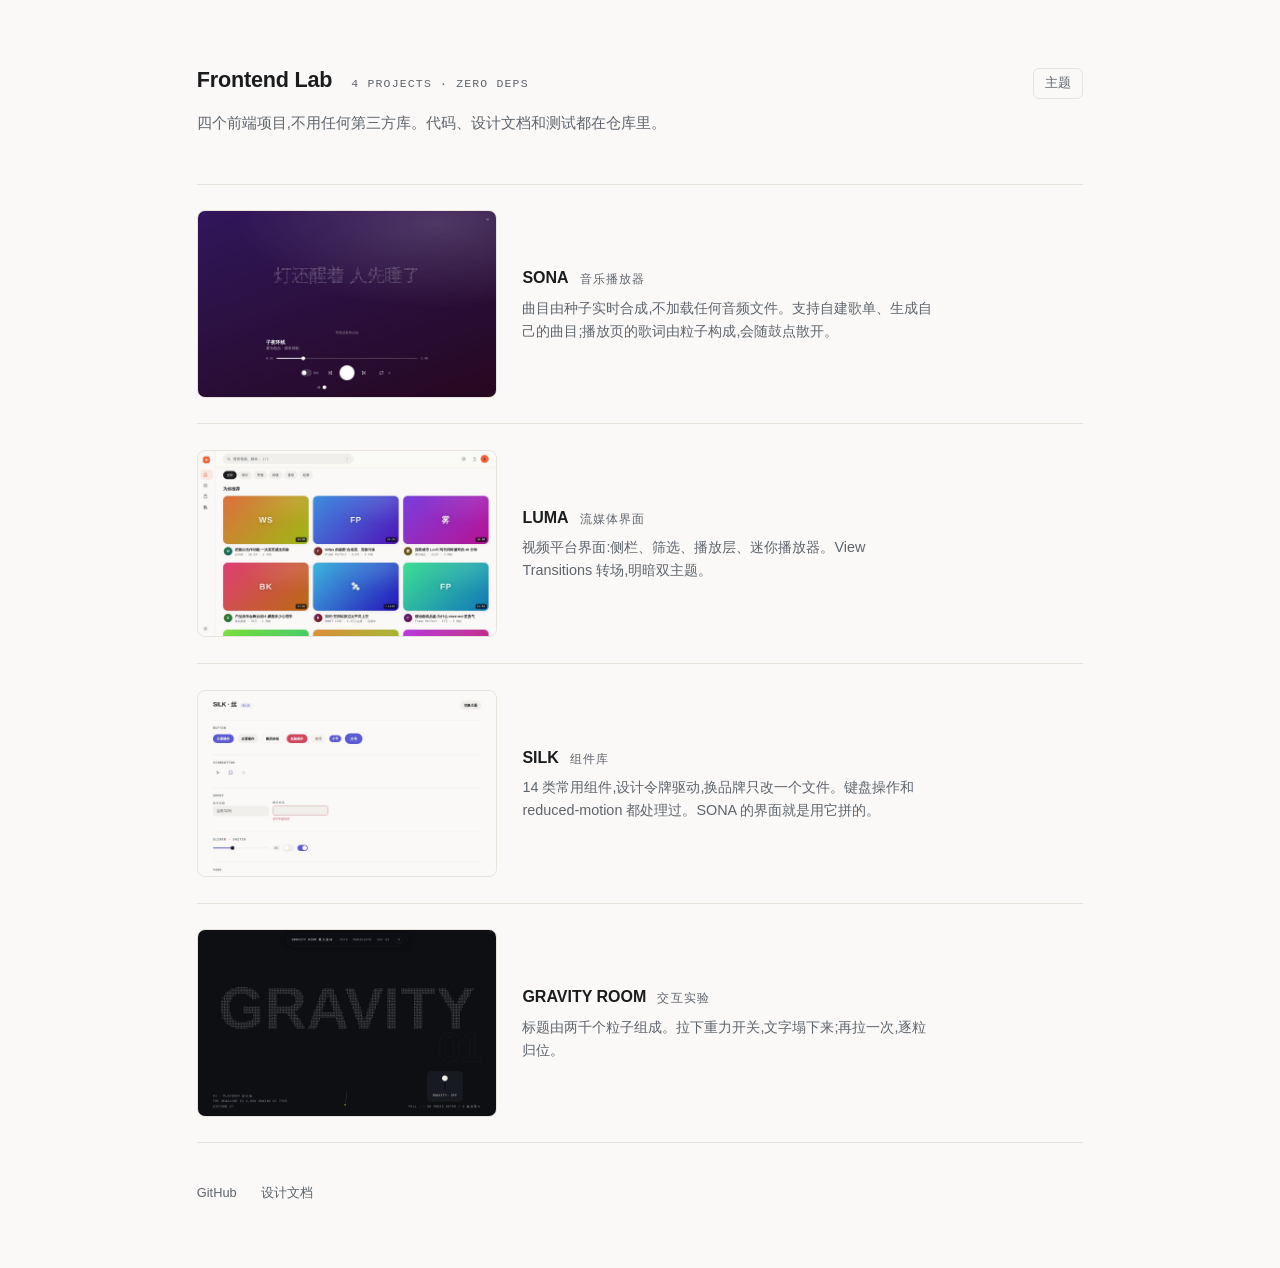
<file: index.html>
<!DOCTYPE html>
<html lang="zh-CN">
<head>
  <meta charset="UTF-8">
  <meta name="viewport" content="width=device-width, initial-scale=1.0">
  <meta name="color-scheme" content="light dark">
  <meta name="description" content="四个前端项目:粒子交互页、流媒体界面、UI 组件库、生成式音乐播放器。零依赖。">
  <title>Frontend Lab</title>
  <script>
    (() => { try { const t = localStorage.getItem('silk-theme'); if (t) document.documentElement.dataset.theme = t; } catch (_) {} })();
  </script>
  <link rel="stylesheet" href="silk/tokens.css">
  <style>
    * { box-sizing: border-box; margin: 0; }
    body {
      font-family: var(--silk-font);
      color: var(--silk-ink);
      background: var(--silk-bg);
      padding: clamp(2.5rem, 7vh, 5rem) clamp(1.25rem, 6vw, 5rem) 4rem;
      max-width: 1040px;
      margin-inline: auto;
      line-height: 1.6;
    }
    .mono { font-family: var(--silk-mono); font-size: 0.72rem; letter-spacing: 0.1em;
            text-transform: uppercase; color: var(--silk-muted); }
    header { display: flex; align-items: baseline; gap: 1.2rem; }
    h1 { font-size: 1.35rem; letter-spacing: -0.01em; font-weight: 650; }
    .theme-btn {
      margin-left: auto; font: 500 0.8rem var(--silk-font); color: var(--silk-muted);
      background: none; border: 1px solid var(--silk-hairline); border-radius: 6px;
      padding: 0.35rem 0.7rem; cursor: pointer;
    }
    .theme-btn:hover { color: var(--silk-ink); border-color: var(--silk-muted); }
    .intro { color: var(--silk-muted); max-width: 56ch; margin: 0.8rem 0 3rem; font-size: 0.95rem; }
    .list { display: flex; flex-direction: column; }
    a.proj {
      display: grid; grid-template-columns: 300px 1fr; gap: 1.6rem; align-items: center;
      padding: 1.6rem 0; border-top: 1px solid var(--silk-hairline);
      text-decoration: none; color: inherit;
    }
    a.proj:last-child { border-bottom: 1px solid var(--silk-hairline); }
    .shot {
      display: block; width: 100%; aspect-ratio: 16 / 10; object-fit: cover; object-position: top;
      border: 1px solid var(--silk-hairline); border-radius: 8px;
      background: var(--silk-surface-2);
    }
    a.proj:hover .shot { border-color: var(--silk-muted); }
    a.proj:hover h2 span { text-decoration: underline; text-underline-offset: 3px; }
    .meta h2 { font-size: 1rem; font-weight: 650; display: flex; align-items: baseline; gap: 0.7rem; }
    .meta h2 .mono { font-weight: 500; }
    .meta p { color: var(--silk-muted); font-size: 0.9rem; margin-top: 0.35rem; max-width: 52ch; }
    footer { margin-top: 2.5rem; display: flex; gap: 1.5rem; }
    footer a { color: var(--silk-muted); text-decoration: none; font-size: 0.8rem; }
    footer a:hover { color: var(--silk-ink); }
    @media (max-width: 720px) {
      a.proj { grid-template-columns: 1fr; gap: 0.9rem; }
    }
  </style>
</head>
<body>
  <header>
    <h1>Frontend Lab</h1>
    <span class="mono">4 projects · zero deps</span>
    <button class="theme-btn" id="themeBtn">主题</button>
  </header>
  <p class="intro">四个前端项目,不用任何第三方库。代码、设计文档和测试都在仓库里。</p>

  <div class="list">
    <a class="proj" href="sona/">
      <img class="shot" src="assets/cover-sona.jpg" alt="SONA 正在播放页,歌词由粒子组成" loading="lazy">
      <span class="meta">
        <h2><span>SONA</span><span class="mono">音乐播放器</span></h2>
        <p>曲目由种子实时合成,不加载任何音频文件。支持自建歌单、生成自己的曲目;播放页的歌词由粒子构成,会随鼓点散开。</p>
      </span>
    </a>
    <a class="proj" href="luma/">
      <img class="shot" src="assets/cover-luma.jpg" alt="LUMA 首页,视频卡片网格" loading="lazy">
      <span class="meta">
        <h2><span>LUMA</span><span class="mono">流媒体界面</span></h2>
        <p>视频平台界面:侧栏、筛选、播放层、迷你播放器。View Transitions 转场,明暗双主题。</p>
      </span>
    </a>
    <a class="proj" href="silk/demo.html">
      <img class="shot" src="assets/cover-silk.jpg" alt="SILK 组件库画廊" loading="lazy">
      <span class="meta">
        <h2><span>SILK</span><span class="mono">组件库</span></h2>
        <p>14 类常用组件,设计令牌驱动,换品牌只改一个文件。键盘操作和 reduced-motion 都处理过。SONA 的界面就是用它拼的。</p>
      </span>
    </a>
    <a class="proj" href="gravity-room/">
      <img class="shot" src="assets/cover-gravity.jpg" alt="GRAVITY ROOM 粒子标题" loading="lazy">
      <span class="meta">
        <h2><span>GRAVITY ROOM</span><span class="mono">交互实验</span></h2>
        <p>标题由两千个粒子组成。拉下重力开关,文字塌下来;再拉一次,逐粒归位。</p>
      </span>
    </a>
  </div>

  <footer>
    <a href="https://github.com/ccmax-cloud/agent">GitHub</a>
    <a href="sona/DESIGN.md">设计文档</a>
  </footer>

  <script>
    document.getElementById('themeBtn').addEventListener('click', () => {
      const root = document.documentElement;
      const dark = root.dataset.theme
        ? root.dataset.theme === 'dark'
        : matchMedia('(prefers-color-scheme: dark)').matches;
      root.dataset.theme = dark ? 'light' : 'dark';
      try { localStorage.setItem('silk-theme', root.dataset.theme); } catch (_) {}
    });
  </script>
</body>
</html>
</file>
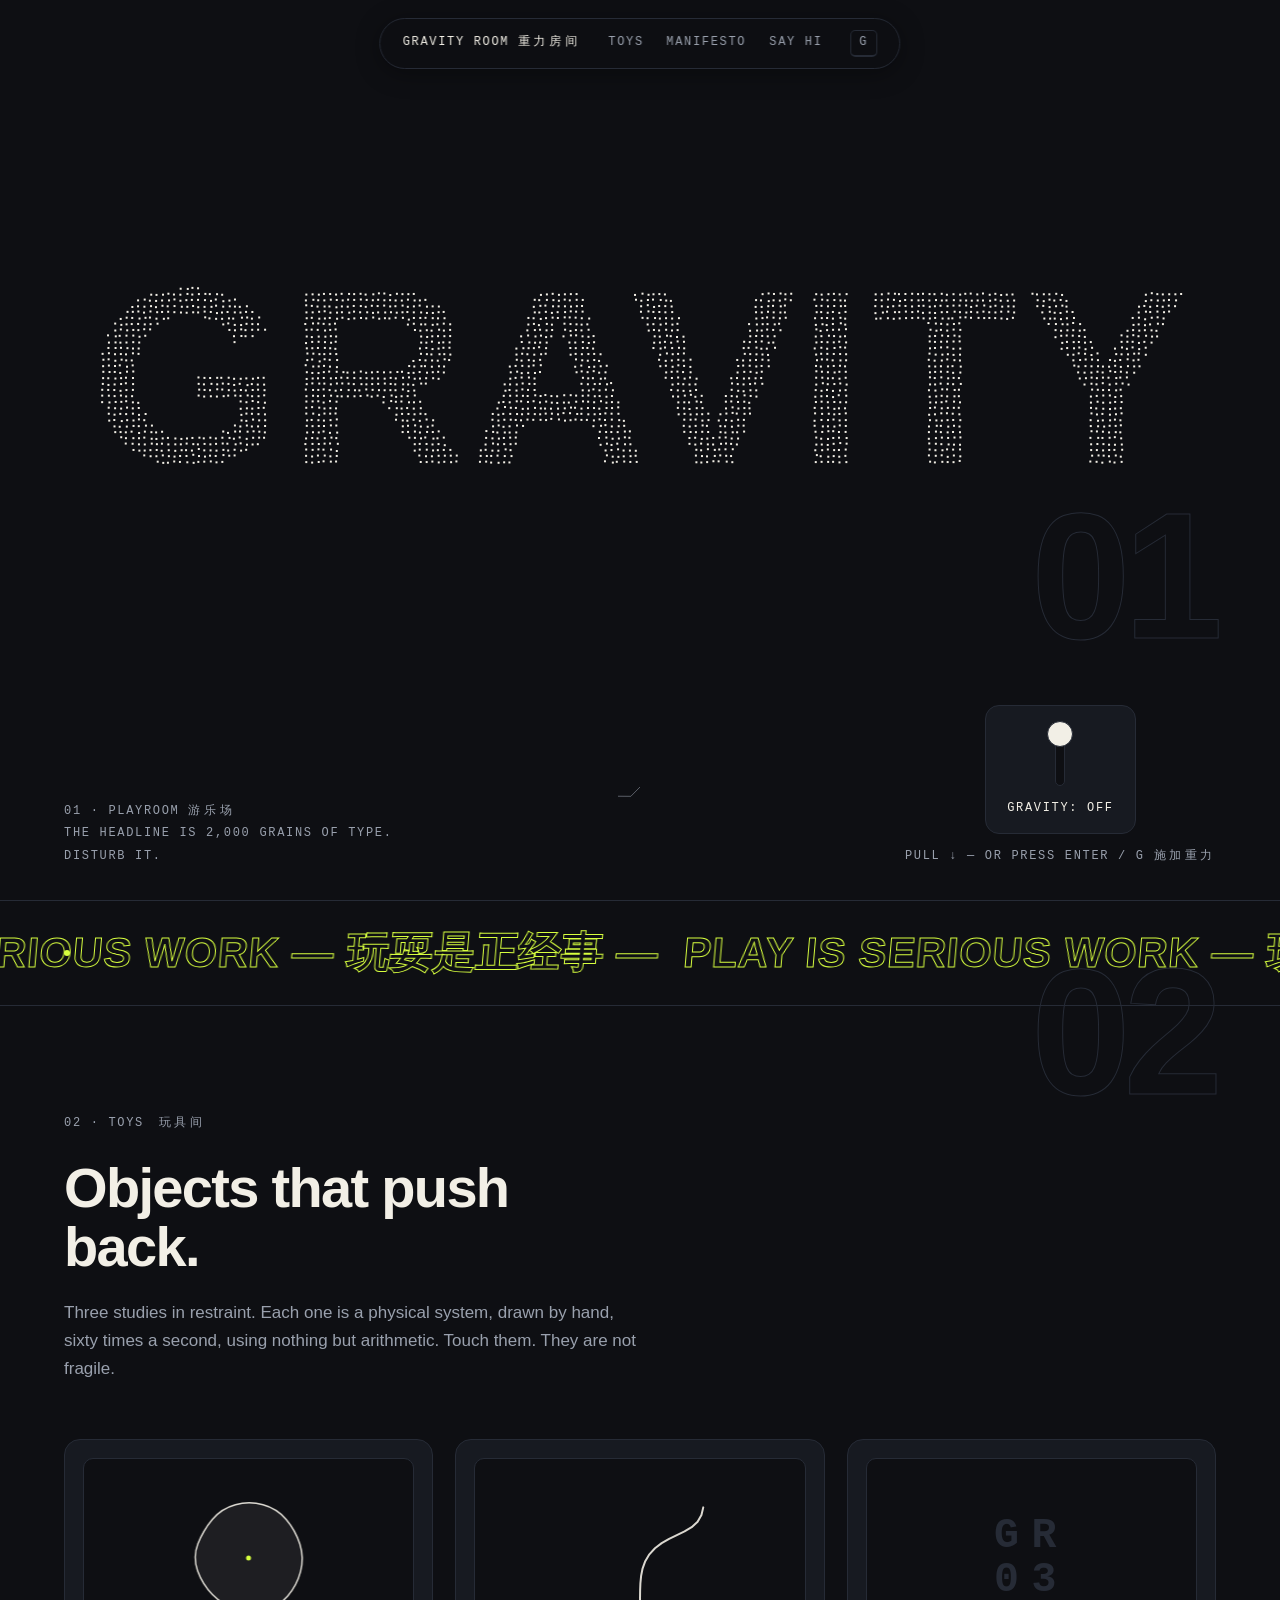
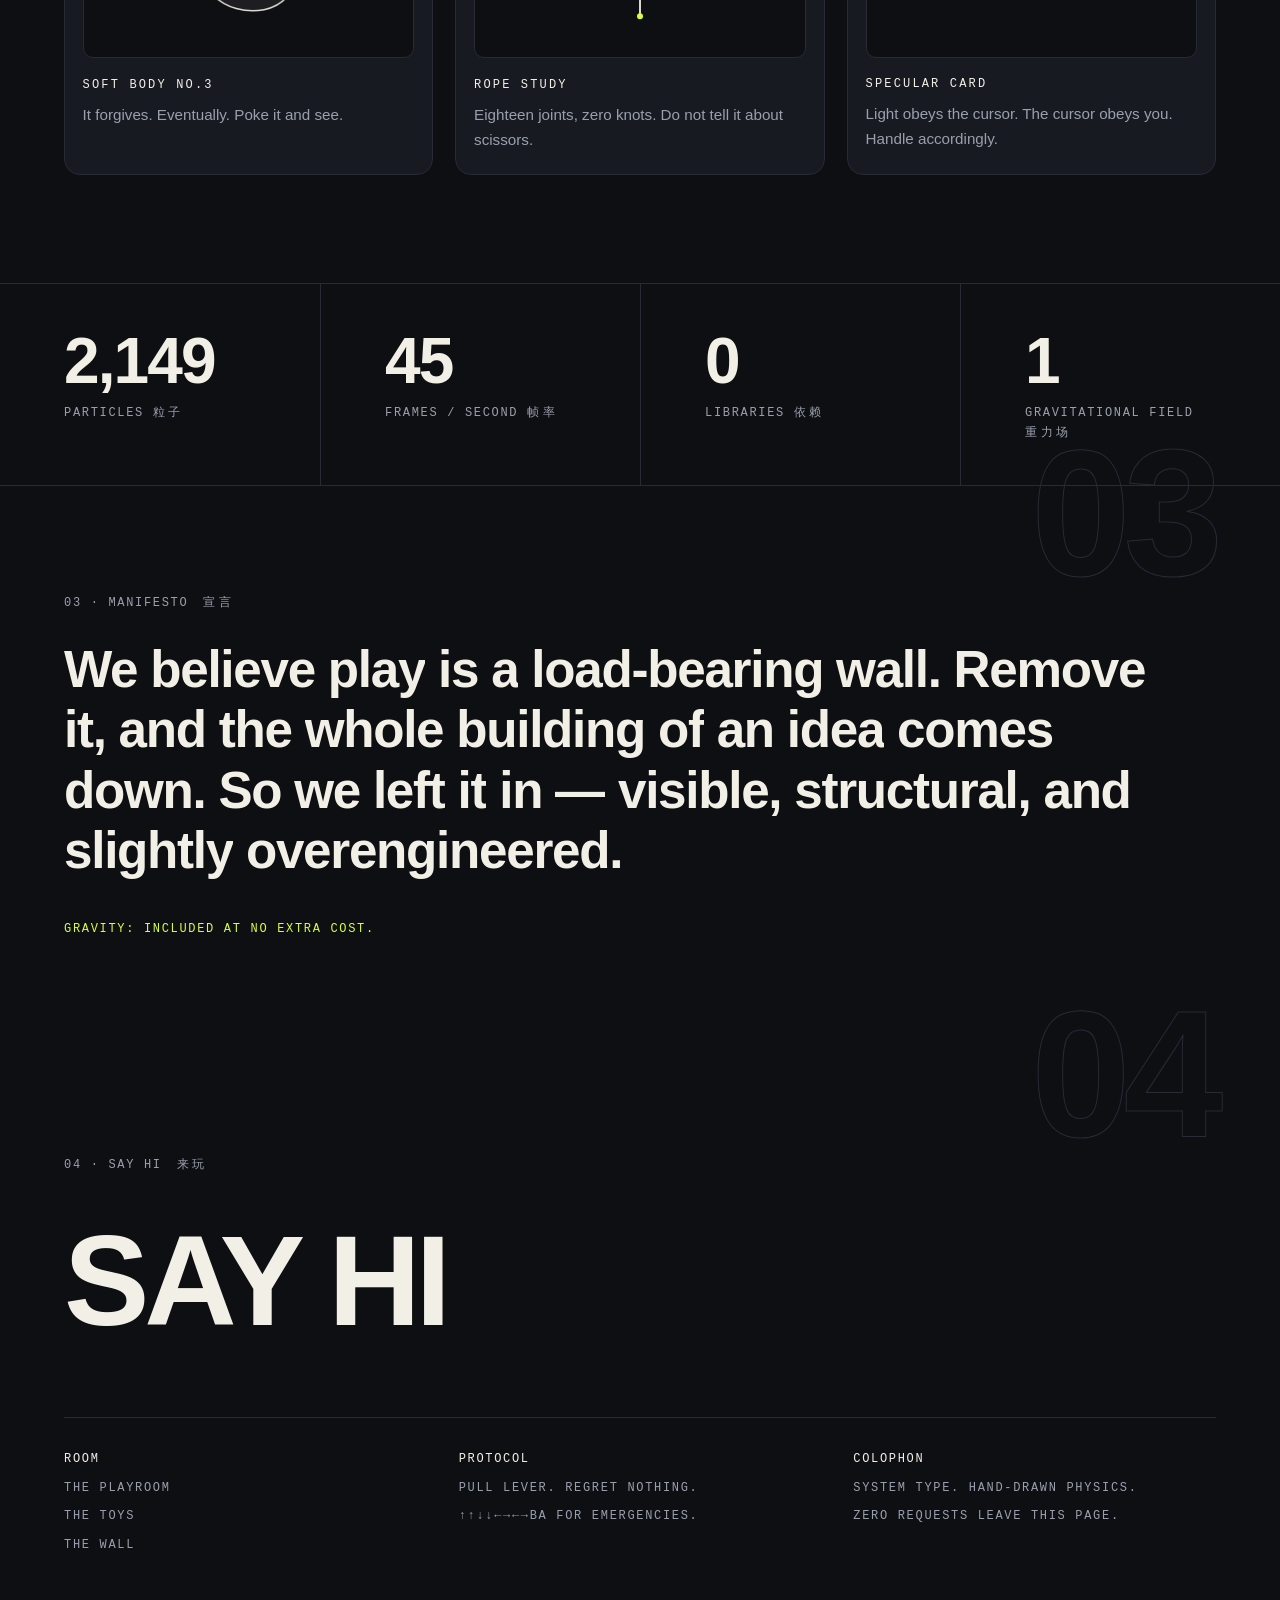
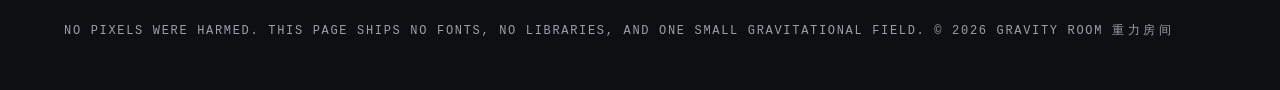
<file: gravity-room/index.html>
<!DOCTYPE html>
<html lang="en">
<head>
  <meta charset="UTF-8">
  <meta name="viewport" content="width=device-width, initial-scale=1.0">
  <meta name="color-scheme" content="dark">
  <meta name="description" content="GRAVITY ROOM — a physics-driven playroom for serious type. No fonts, no libraries, one small gravitational field.">
  <title>GRAVITY ROOM — 重力房间</title>
  <link rel="icon" href="data:image/svg+xml,%3Csvg xmlns='http://www.w3.org/2000/svg' viewBox='0 0 32 32'%3E%3Crect width='32' height='32' rx='7' fill='%230E0F13'/%3E%3Ccircle cx='16' cy='19' r='6' fill='%23D7FF3E'/%3E%3C/svg%3E">
  <script>document.documentElement.classList.add('js')</script>
  <link rel="stylesheet" href="styles.css">
</head>
<body>

  <!-- Boot curtain -->
  <div class="boot" aria-hidden="true">
    <div class="boot-panel boot-top"></div>
    <div class="boot-panel boot-bottom"></div>
    <p class="boot-counter mono" id="bootCounter">000</p>
  </div>

  <!-- Custom cursor (fine pointers only) -->
  <div class="cursor-dot" id="cursorDot" aria-hidden="true"></div>
  <div class="cursor-ring" id="cursorRing" aria-hidden="true"></div>

  <!-- Nav -->
  <nav class="nav" aria-label="Main">
    <a class="nav-brand mono" href="#top">GRAVITY&nbsp;ROOM&nbsp;<span class="zh" lang="zh">重力房间</span></a>
    <div class="nav-links">
      <a class="mono" data-magnetic href="#toys">TOYS</a>
      <a class="mono" data-magnetic href="#manifesto">MANIFESTO</a>
      <a class="mono" data-magnetic href="#contact">SAY&nbsp;HI</a>
    </div>
    <button class="keycap mono" id="keycapG" type="button"
      aria-label="Toggle gravity. Keyboard shortcut: G" title="Toggle gravity (G)">G</button>
  </nav>

  <!-- 01 · Playroom (hero) -->
  <header class="hero" id="top">
    <span class="ghost-num" aria-hidden="true">01</span>
    <h1 class="hero-word" id="heroWord">GRAVITY</h1>
    <canvas class="hero-canvas" id="heroCanvas" aria-hidden="true"></canvas>

    <p class="hero-caption mono">
      01 · PLAYROOM <span class="zh" lang="zh">游乐场</span><br>
      <span class="dim">THE HEADLINE IS 2,000 GRAINS OF TYPE.<br>DISTURB IT.</span>
    </p>

    <div class="lever-wrap">
      <button class="lever" id="lever" aria-pressed="false" aria-describedby="leverHint">
        <span class="lever-track" aria-hidden="true"><span class="lever-knob"></span></span>
        <span class="lever-label mono" id="leverLabel">GRAVITY: OFF</span>
      </button>
      <p class="lever-hint mono" id="leverHint">PULL ↓ — OR PRESS ENTER / G <span class="zh" lang="zh">施加重力</span></p>
    </div>

    <div class="scroll-cue" aria-hidden="true">
      <canvas id="cueCanvas"></canvas>
    </div>
  </header>

  <!-- Marquee -->
  <div class="marquee" aria-hidden="true">
    <span class="marquee-dot"></span>
    <div class="marquee-clip">
      <div class="marquee-track" id="marqueeTrack">
        <span class="marquee-item">PLAY IS SERIOUS WORK&nbsp;—&nbsp;<span lang="zh">玩耍是正经事</span>&nbsp;—&nbsp;</span>
      </div>
    </div>
  </div>

  <!-- 02 · Toys -->
  <section class="section toys" id="toys">
    <span class="ghost-num" aria-hidden="true">02</span>
    <header class="section-head">
      <p class="kicker mono">02 · TOYS <span class="zh" lang="zh">玩具间</span></p>
      <h2 class="reveal">Objects that push back.</h2>
      <p class="lede reveal">Three studies in restraint. Each one is a physical system, drawn by hand,
        sixty times a second, using nothing but arithmetic. Touch them. They are not fragile.</p>
    </header>

    <div class="card-grid">
      <article class="card reveal" data-toy="blob">
        <div class="card-stage"><canvas id="blobCanvas" aria-hidden="true"></canvas></div>
        <h3 class="mono">SOFT BODY NO.3</h3>
        <p>It forgives. Eventually. Poke it and see.</p>
      </article>

      <article class="card reveal" data-toy="rope">
        <div class="card-stage"><canvas id="ropeCanvas" aria-hidden="true"></canvas></div>
        <h3 class="mono">ROPE STUDY</h3>
        <p>Eighteen joints, zero knots. Do not tell it about scissors.</p>
      </article>

      <article class="card reveal tilt-card" id="tiltCard" data-toy="tilt">
        <div class="card-stage tilt-stage">
          <div class="tilt-mark mono" aria-hidden="true">GR<br>03</div>
        </div>
        <h3 class="mono">SPECULAR CARD</h3>
        <p>Light obeys the cursor. The cursor obeys you. Handle accordingly.</p>
      </article>
    </div>
  </section>

  <!-- Studio in numbers -->
  <section class="stats" aria-label="Studio in numbers">
    <div class="stat reveal">
      <span class="stat-num" id="statParticles" data-count="2000">2,000</span>
      <span class="stat-label mono">PARTICLES <span class="zh" lang="zh">粒子</span></span>
    </div>
    <div class="stat reveal">
      <span class="stat-num" id="statFps" data-count="60">60</span>
      <span class="stat-label mono">FRAMES / SECOND <span class="zh" lang="zh">帧率</span></span>
    </div>
    <div class="stat reveal">
      <span class="stat-num" data-count="0">0</span>
      <span class="stat-label mono">LIBRARIES <span class="zh" lang="zh">依赖</span></span>
    </div>
    <div class="stat reveal">
      <span class="stat-num" data-count="1">1</span>
      <span class="stat-label mono">GRAVITATIONAL FIELD <span class="zh" lang="zh">重力场</span></span>
    </div>
  </section>

  <!-- 03 · Manifesto -->
  <section class="section manifesto" id="manifesto">
    <span class="ghost-num" aria-hidden="true">03</span>
    <header class="section-head">
      <p class="kicker mono">03 · MANIFESTO <span class="zh" lang="zh">宣言</span></p>
    </header>
    <blockquote class="manifesto-quote">
      <p id="manifestoText">We believe play is a load-bearing wall. Remove it, and the whole
        building of an idea comes down. So we left it in — visible, structural,
        and slightly overengineered.</p>
    </blockquote>
    <p class="manifesto-note mono reveal">GRAVITY: INCLUDED AT NO EXTRA COST.</p>
  </section>

  <!-- 04 · Contact -->
  <footer class="section contact" id="contact">
    <span class="ghost-num" aria-hidden="true">04</span>
    <p class="kicker mono">04 · SAY HI <span class="zh" lang="zh">来玩</span></p>
    <a class="cta" data-magnetic href="mailto:hi@gravityroom.studio">SAY&nbsp;HI</a>
    <div class="footer-grid">
      <div class="footer-col">
        <p class="mono footer-h">ROOM</p>
        <a class="mono" href="#top">THE PLAYROOM</a>
        <a class="mono" href="#toys">THE TOYS</a>
        <a class="mono" href="#manifesto">THE WALL</a>
      </div>
      <div class="footer-col">
        <p class="mono footer-h">PROTOCOL</p>
        <p class="mono dim">PULL LEVER. REGRET NOTHING.</p>
        <p class="mono dim">↑↑↓↓←→←→BA FOR EMERGENCIES.</p>
      </div>
      <div class="footer-col">
        <p class="mono footer-h">COLOPHON</p>
        <p class="mono dim">SYSTEM TYPE. HAND-DRAWN PHYSICS.</p>
        <p class="mono dim">ZERO REQUESTS LEAVE THIS PAGE.</p>
      </div>
    </div>
    <p class="credit mono">No pixels were harmed. This page ships no fonts, no libraries,
      and one small gravitational field. © 2026 GRAVITY ROOM <span class="zh" lang="zh">重力房间</span></p>
  </footer>

  <div class="sr-only" role="status" aria-live="polite" id="liveRegion"></div>

  <script src="main.js"></script>
</body>
</html>
</file>
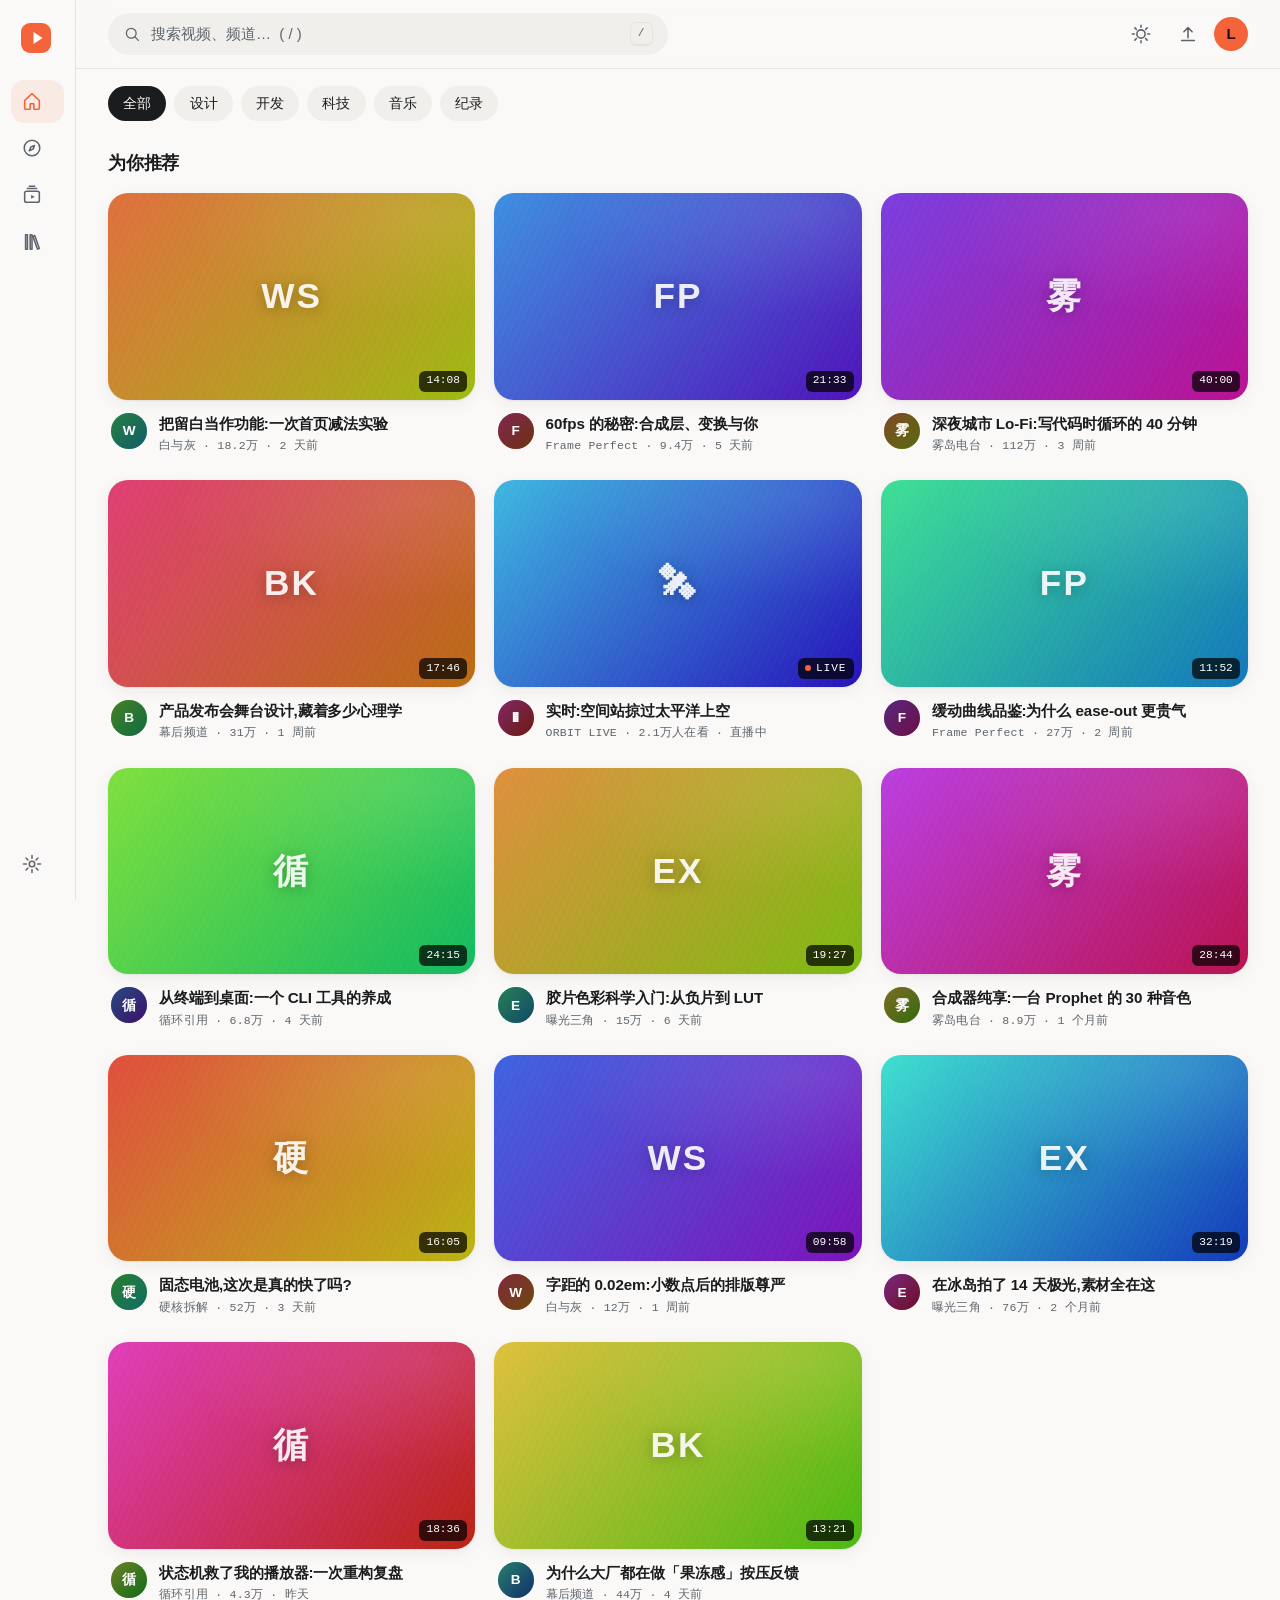
<file: luma/index.html>
<!DOCTYPE html>
<html lang="zh-CN">
<head>
  <meta charset="UTF-8">
  <meta name="viewport" content="width=device-width, initial-scale=1.0">
  <meta name="color-scheme" content="light dark">
  <meta name="description" content="LUMA — 一个现代简约、动画丝滑的流媒体界面演示。零依赖。">
  <title>LUMA — 流光媒体</title>
  <link rel="icon" href="data:image/svg+xml,%3Csvg xmlns='http://www.w3.org/2000/svg' viewBox='0 0 32 32'%3E%3Crect width='32' height='32' rx='8' fill='%23F4633A'/%3E%3Cpath d='M13 10.5v11l9-5.5z' fill='%23fff'/%3E%3C/svg%3E">
  <script>
    // Apply the saved theme before first paint to avoid a flash.
    (() => {
      const t = localStorage.getItem('luma-theme');
      if (t) document.documentElement.dataset.theme = t;
    })();
  </script>
  <link rel="stylesheet" href="styles.css">
</head>
<body>

  <!-- Left rail (desktop) / bottom bar (mobile) -->
  <nav class="rail" id="rail" aria-label="主导航">
    <a class="rail-logo" href="#" aria-label="LUMA 首页">
      <span class="logo-mark" aria-hidden="true"></span>
      <span class="rail-label logo-word">LUMA</span>
    </a>
    <div class="rail-group">
      <button class="rail-item is-active" aria-current="page" data-nav="home">
        <svg viewBox="0 0 24 24" aria-hidden="true"><path d="M4 11.5 12 4l8 7.5V20a1 1 0 0 1-1 1h-5v-6h-4v6H5a1 1 0 0 1-1-1z"/></svg>
        <span class="rail-label">首页</span>
      </button>
      <button class="rail-item" data-nav="explore">
        <svg viewBox="0 0 24 24" aria-hidden="true"><circle cx="12" cy="12" r="8.5"/><path d="m14.8 9.2-1.7 4-4 1.7 1.7-4z"/></svg>
        <span class="rail-label">探索</span>
      </button>
      <button class="rail-item" data-nav="subs">
        <svg viewBox="0 0 24 24" aria-hidden="true"><rect x="4" y="8" width="16" height="12" rx="2"/><path d="M7 5h10M9 2.5h6"/><path d="m11 12 4 2-4 2z" class="fill"/></svg>
        <span class="rail-label">订阅</span>
      </button>
      <button class="rail-item" data-nav="library">
        <svg viewBox="0 0 24 24" aria-hidden="true"><path d="M5 4h2v16H5zM10 4h2v16h-2z"/><path d="m15 5 5 14-2 .8L13 5.8z"/></svg>
        <span class="rail-label">媒体库</span>
      </button>
    </div>
    <div class="rail-foot">
      <button class="rail-item" data-action="settings">
        <svg viewBox="0 0 24 24" aria-hidden="true"><circle cx="12" cy="12" r="3"/><path d="M12 2.8v3M12 18.2v3M21.2 12h-3M5.8 12h-3M18.5 5.5l-2.1 2.1M7.6 16.4l-2.1 2.1M18.5 18.5l-2.1-2.1M7.6 7.6 5.5 5.5"/></svg>
        <span class="rail-label">设置</span>
      </button>
    </div>
  </nav>

  <!-- Top bar -->
  <header class="topbar">
    <div class="search" role="search">
      <svg viewBox="0 0 24 24" aria-hidden="true"><circle cx="11" cy="11" r="6.5"/><path d="m16 16 4.5 4.5"/></svg>
      <input id="searchInput" type="search" placeholder="搜索视频、频道…  ( / )" aria-label="搜索">
      <kbd class="search-kbd" aria-hidden="true">/</kbd>
    </div>
    <div class="topbar-actions">
      <button class="icon-btn" id="themeToggle" aria-label="切换明暗主题">
        <svg class="icon-sun" viewBox="0 0 24 24" aria-hidden="true"><circle cx="12" cy="12" r="4.5"/><path d="M12 2.5v2.2M12 19.3v2.2M21.5 12h-2.2M4.7 12H2.5M18.7 5.3l-1.6 1.6M6.9 17.1l-1.6 1.6M18.7 18.7l-1.6-1.6M6.9 6.9 5.3 5.3"/></svg>
        <svg class="icon-moon" viewBox="0 0 24 24" aria-hidden="true"><path d="M20 14.5A8.5 8.5 0 0 1 9.5 4a8.5 8.5 0 1 0 10.5 10.5z"/></svg>
      </button>
      <button class="icon-btn" id="uploadBtn" aria-label="上传">
        <svg viewBox="0 0 24 24" aria-hidden="true"><path d="M12 16V5M7.5 9.5 12 5l4.5 4.5"/><path d="M5 19h14"/></svg>
      </button>
      <button class="avatar" id="avatarBtn" aria-expanded="false" aria-label="账户菜单">L</button>
      <div class="menu" id="avatarMenu" hidden>
        <button>个人资料</button>
        <button>切换账户</button>
        <hr>
        <button>退出登录</button>
      </div>
    </div>
  </header>

  <!-- Main -->
  <main class="content" id="content">
    <div class="chips" id="chips" role="toolbar" aria-label="内容筛选"></div>
    <h2 class="section-title" id="sectionTitle">为你推荐</h2>
    <section class="grid" id="grid" aria-live="polite"></section>
    <div class="grid-empty" id="gridEmpty" hidden></div>
  </main>

  <!-- Watch overlay -->
  <div class="watch" id="watch" role="dialog" aria-modal="true" aria-labelledby="watchTitle" hidden>
    <div class="watch-scrim" data-close></div>
    <article class="watch-panel" tabindex="-1">
      <div class="player" id="player">
        <button class="player-play" id="playerPlay" aria-label="播放 / 暂停">
          <svg class="ic-play" viewBox="0 0 24 24" aria-hidden="true"><path d="M8.5 5.5v13l11-6.5z"/></svg>
          <svg class="ic-pause" viewBox="0 0 24 24" aria-hidden="true"><path d="M8 5.5h2.8v13H8zM13.2 5.5H16v13h-2.8z"/></svg>
        </button>
        <div class="player-bar"><div class="player-progress" id="playerProgress"></div></div>
        <span class="player-time mono" id="playerTime">00:00</span>
      </div>
      <div class="watch-body">
        <div class="watch-info">
          <h3 id="watchTitle"></h3>
          <p class="watch-meta mono" id="watchMeta"></p>
          <div class="watch-channel">
            <span class="channel-avatar" id="watchAvatar" aria-hidden="true"></span>
            <div class="channel-names">
              <strong id="watchChannel"></strong>
              <span class="mono" id="watchSubs"></span>
            </div>
            <button class="btn btn-primary" id="subscribeBtn">订阅</button>
          </div>
          <div class="watch-actions">
            <button class="btn" data-toast="已点赞,好品味。">
              <svg viewBox="0 0 24 24" aria-hidden="true"><path d="M7 11v9H4a1 1 0 0 1-1-1v-7a1 1 0 0 1 1-1zM7 11l4.2-7.2a1.8 1.8 0 0 1 3.3 1.2L14 9h5a2 2 0 0 1 2 2.4l-1.2 6A2 2 0 0 1 17.8 19H7"/></svg>
              喜欢
            </button>
            <button class="btn" data-toast="已保存到「稍后观看」。">
              <svg viewBox="0 0 24 24" aria-hidden="true"><path d="M6 4h12v16l-6-4.5L6 20z"/></svg>
              收藏
            </button>
            <button class="btn" data-toast="链接已复制到剪贴板。">
              <svg viewBox="0 0 24 24" aria-hidden="true"><path d="M13.5 10.5 21 3M15 3h6v6"/><path d="M21 13v6a2 2 0 0 1-2 2H5a2 2 0 0 1-2-2V5a2 2 0 0 1 2-2h6"/></svg>
              分享
            </button>
          </div>
        </div>
        <aside class="related" id="related" aria-label="相关推荐"></aside>
      </div>
      <button class="icon-btn watch-close" data-close aria-label="关闭">
        <svg viewBox="0 0 24 24" aria-hidden="true"><path d="m6 6 12 12M18 6 6 18"/></svg>
      </button>
    </article>
  </div>

  <!-- Mini player -->
  <div class="mini" id="mini" hidden>
    <span class="mini-thumb" id="miniThumb" aria-hidden="true"></span>
    <div class="mini-text">
      <strong id="miniTitle"></strong>
      <span class="mono" id="miniChannel"></span>
    </div>
    <button class="icon-btn" id="miniExpand" aria-label="展开播放器">
      <svg viewBox="0 0 24 24" aria-hidden="true"><path d="M9 15 3.5 20.5M8 20.5H3.5V16M15 9l5.5-5.5M16 3.5h4.5V8"/></svg>
    </button>
    <button class="icon-btn" id="miniClose" aria-label="关闭迷你播放器">
      <svg viewBox="0 0 24 24" aria-hidden="true"><path d="m6 6 12 12M18 6 6 18"/></svg>
    </button>
  </div>

  <div class="toasts" id="toasts" aria-live="polite"></div>

  <script src="app.js"></script>
</body>
</html>
</file>
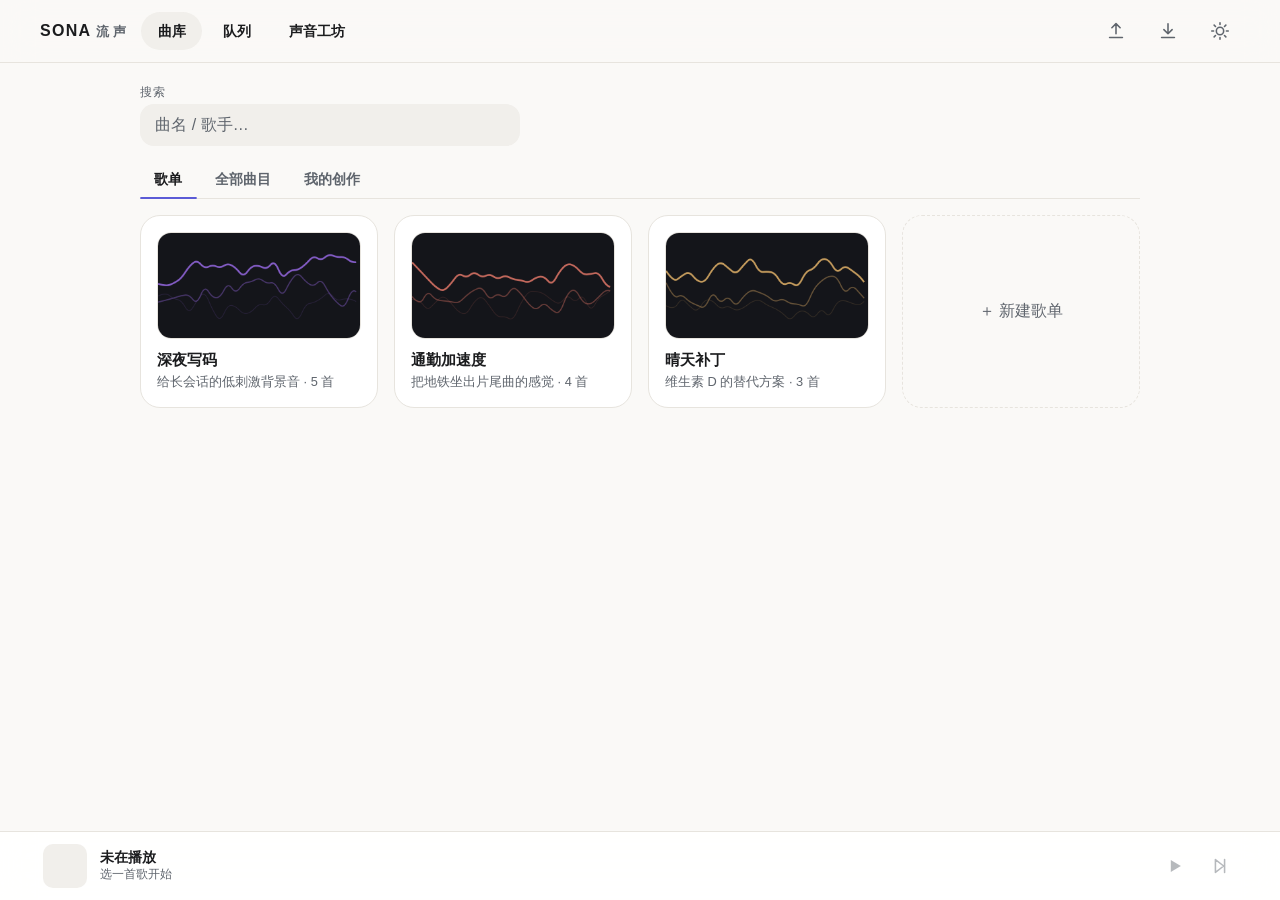
<file: sona/index.html>
<!DOCTYPE html>
<html lang="zh-CN">
<head>
  <meta charset="UTF-8">
  <meta name="viewport" content="width=device-width, initial-scale=1.0">
  <meta name="color-scheme" content="light dark">
  <meta name="description" content="SONA · 流声 — 生成式音乐播放器:你的歌单,甚至你的曲目,都由你创造。">
  <title>SONA · 流声</title>
  <link rel="icon" href="data:image/svg+xml,%3Csvg xmlns='http://www.w3.org/2000/svg' viewBox='0 0 32 32'%3E%3Crect width='32' height='32' rx='8' fill='%235B5BD6'/%3E%3Cpath d='M10 20c2-1 2-7 4-7s2 8 4 8 2-9 4-9' stroke='%23fff' stroke-width='2.2' fill='none' stroke-linecap='round'/%3E%3C/svg%3E">
  <script>
    (() => { try { const t = localStorage.getItem('silk-theme'); if (t) document.documentElement.dataset.theme = t; } catch (_) {} })();
  </script>
  <link rel="stylesheet" href="../silk/silk.css">
  <link rel="stylesheet" href="app.css">
</head>
<body class="silk-root">

  <header class="bar">
    <a class="brand" href="#" id="brand">SONA <span class="zh">流声</span></a>
    <nav class="nav">
      <button class="silk-btn nav-btn" data-view="library" data-current>曲库</button>
      <button class="silk-btn nav-btn" data-view="queue">队列</button>
      <button class="silk-btn nav-btn" data-view="forge">声音工坊</button>
    </nav>
    <span class="spacer"></span>
    <button class="silk-icon-btn" id="exportBtn" aria-label="导出数据" title="导出数据">
      <svg viewBox="0 0 24 24"><path d="M12 15V4M7.5 8.5 12 4l4.5 4.5"/><path d="M5 19h14"/></svg>
    </button>
    <button class="silk-icon-btn" id="importBtn" aria-label="导入数据" title="导入数据">
      <svg viewBox="0 0 24 24"><path d="M12 4v11M7.5 10.5 12 15l4.5-4.5"/><path d="M5 19h14"/></svg>
    </button>
    <button class="silk-icon-btn" id="themeBtn" aria-label="切换主题" title="切换主题">
      <svg viewBox="0 0 24 24"><circle cx="12" cy="12" r="4"/><path d="M12 3v2M12 19v2M21 12h-2M5 12H3M18.4 5.6l-1.5 1.5M7.1 16.9l-1.5 1.5M18.4 18.4l-1.5-1.5M7.1 7.1 5.6 5.6"/></svg>
    </button>
    <input type="file" id="importFile" accept="application/json" hidden>
  </header>

  <main>
    <!-- 曲库 -->
    <section class="view" id="view-library">
      <label class="silk-input search"><span>搜索</span>
        <input id="searchInput" type="search" placeholder="曲名 / 歌手…"></label>
      <silk-tabs id="libTabs">
        <silk-tab label="歌单"><div class="pl-grid" id="playlistGrid"></div></silk-tab>
        <silk-tab label="全部曲目"><ul class="silk-list" id="trackList"></ul></silk-tab>
        <silk-tab label="我的创作">
          <ul class="silk-list" id="mineList"></ul>
          <p class="empty" id="mineEmpty" hidden>还没有作品。去声音工坊生成一首。</p>
        </silk-tab>
      </silk-tabs>
    </section>

    <!-- 歌单详情 -->
    <section class="view" id="view-playlist" hidden>
      <div class="pl-head">
        <button class="silk-icon-btn" id="plBack" aria-label="返回">
          <svg viewBox="0 0 24 24"><path d="M14 6l-6 6 6 6"/></svg>
        </button>
        <span class="pl-cover" id="plCover"></span>
        <div class="pl-meta">
          <h2 id="plTitle"></h2>
          <p class="dim" id="plDesc"></p>
        </div>
        <span class="spacer"></span>
        <button class="silk-btn" data-variant="primary" id="plPlayAll">播放全部</button>
        <silk-dropdown id="plMore">
          <button class="silk-icon-btn" aria-label="歌单操作">
            <svg viewBox="0 0 24 24"><circle cx="5" cy="12" r="1.6"/><circle cx="12" cy="12" r="1.6"/><circle cx="19" cy="12" r="1.6"/></svg>
          </button>
          <div class="silk-menu">
            <button data-value="rename">重命名</button>
            <button data-value="delete">删除歌单</button>
          </div>
        </silk-dropdown>
      </div>
      <ul class="silk-list" id="plTracks"></ul>
      <p class="empty" id="plEmpty" hidden>歌单还是空的。从「全部曲目」添加。</p>
    </section>

    <!-- 队列 -->
    <section class="view" id="view-queue" hidden>
      <div class="q-head">
        <h2>播放队列</h2>
        <span class="dim" id="qCount"></span>
        <span class="spacer"></span>
        <button class="silk-btn" data-variant="ghost" id="qClear">清空</button>
      </div>
      <ul class="silk-list" id="queueList"></ul>
      <p class="empty" id="qEmpty" hidden>队列是空的。</p>
    </section>

    <!-- 声音工坊 -->
    <section class="view" id="view-forge" hidden>
      <h2>声音工坊 <span class="dim mono" id="forgeQuota"></span></h2>
      <div class="forge-grid">
        <div class="silk-card forge-form">
          <p class="f-label">情绪</p>
          <div class="mood-row" id="moodRow">
            <button class="silk-btn mood" data-mood="calm" data-current>calm · 沉静</button>
            <button class="silk-btn mood" data-mood="bright">bright · 明亮</button>
            <button class="silk-btn mood" data-mood="drive">drive · 驱动</button>
          </div>
          <p class="f-label">色相 <span class="mono" id="hueVal">262°</span></p>
          <silk-slider id="hueSlider" min="0" max="359" value="262" aria-label="色相"></silk-slider>
          <p class="f-label">时长 <span class="mono" id="durVal">2:30</span></p>
          <silk-slider id="durSlider" min="60" max="300" value="150" step="10" aria-label="时长"></silk-slider>
          <p class="f-label">种子</p>
          <div class="seed-row">
            <label class="silk-input"><span>SEED</span><input id="seedInput" inputmode="numeric" value="42"></label>
            <button class="silk-btn" id="diceBtn" aria-label="随机种子">随机</button>
          </div>
          <div class="forge-actions">
            <button class="silk-btn" data-variant="ghost" id="previewBtn">试听</button>
            <button class="silk-btn" data-variant="primary" id="saveBtn">保存这首曲子</button>
          </div>
        </div>
        <div class="silk-card forge-preview">
          <div class="f-disc" id="forgeDisc"></div>
          <p class="dim center">同一个种子永远生成同一首曲子。</p>
        </div>
      </div>
    </section>
  </main>

  <!-- 正在播放(重力歌词) -->
  <div class="np" id="npSheet" role="dialog" aria-modal="true" aria-label="正在播放" hidden>
    <div class="np-bg" id="npBg"></div>
    <button class="silk-icon-btn np-close" id="npClose" aria-label="收起">
      <svg viewBox="0 0 24 24"><path d="m6 9 6 6 6-6"/></svg>
    </button>
    <div class="np-body">
      <canvas id="lyricCanvas" aria-hidden="true"></canvas>
      <p class="np-nextline dim" id="npNextLine"></p>
      <div class="np-meta">
        <h2 id="npTitle"></h2>
        <p class="dim" id="npArtist"></p>
      </div>
      <div class="np-progress">
        <span class="mono" id="npTime">0:00</span>
        <silk-slider id="progressSlider" min="0" max="100" value="0" aria-label="播放进度"></silk-slider>
        <span class="mono" id="npDur">0:00</span>
      </div>
      <div class="np-controls">
        <div class="np-side">
          <silk-switch id="shuffleSwitch" aria-label="随机播放"></silk-switch>
          <span class="mono dim">随机</span>
        </div>
        <button class="silk-icon-btn np-big" id="prevBtn" aria-label="上一首">
          <svg viewBox="0 0 24 24"><path d="M17 5v14l-9-7zM7 5v14"/></svg>
        </button>
        <button class="silk-icon-btn np-play" id="playBtn" aria-label="播放 / 暂停">
          <svg class="ic-play" viewBox="0 0 24 24"><path d="M8.5 5.5v13l11-6.5z"/></svg>
          <svg class="ic-pause" viewBox="0 0 24 24"><path d="M8 5.5h2.8v13H8zM13.2 5.5H16v13h-2.8z"/></svg>
        </button>
        <button class="silk-icon-btn np-big" id="nextBtn" aria-label="下一首">
          <svg viewBox="0 0 24 24"><path d="M7 5v14l9-7zM17 5v14"/></svg>
        </button>
        <div class="np-side">
          <button class="silk-icon-btn" id="repeatBtn" aria-label="循环模式:关">
            <svg viewBox="0 0 24 24"><path d="M17 4l3 3-3 3"/><path d="M20 7H7a4 4 0 0 0-4 4v1"/><path d="M7 20l-3-3 3-3"/><path d="M4 17h13a4 4 0 0 0 4-4v-1"/></svg>
            <sup id="repeatOne" hidden>1</sup>
          </button>
          <span class="mono dim" id="repeatLabel">关</span>
        </div>
      </div>
      <div class="np-volume">
        <svg viewBox="0 0 24 24" class="vol-ic"><path d="M4 10v4h4l5 4V6l-5 4z"/><path d="M16.5 9.5a4 4 0 0 1 0 5"/></svg>
        <silk-slider id="volumeSlider" min="0" max="100" value="80" aria-label="音量"></silk-slider>
      </div>
    </div>
  </div>

  <!-- 迷你播放条 -->
  <footer class="mini" id="miniBar">
    <div class="mini-progress" id="miniProgress"></div>
    <button class="mini-main" id="miniOpen" aria-label="展开正在播放">
      <span class="mini-cover" id="miniCover"></span>
      <span class="mini-text">
        <strong id="miniTitle">未在播放</strong>
        <small class="dim" id="miniArtist">选一首歌开始</small>
      </span>
    </button>
    <span class="silk-badge" data-tone="accent" id="previewBadge" hidden>试听中</span>
    <button class="silk-icon-btn" id="miniPlay" aria-label="播放 / 暂停">
      <svg class="ic-play" viewBox="0 0 24 24"><path d="M8.5 5.5v13l11-6.5z"/></svg>
      <svg class="ic-pause" viewBox="0 0 24 24"><path d="M8 5.5h2.8v13H8zM13.2 5.5H16v13h-2.8z"/></svg>
    </button>
    <button class="silk-icon-btn" id="miniNext" aria-label="下一首">
      <svg viewBox="0 0 24 24"><path d="M7 5v14l9-7zM17 5v14"/></svg>
    </button>
  </footer>

  <!-- 通用弹窗 -->
  <silk-modal id="confirmModal" title="确认">
    <div class="silk-modal-body" id="confirmBody"></div>
    <div class="silk-modal-foot">
      <button class="silk-btn" data-variant="ghost" id="confirmNo">先不了</button>
      <button class="silk-btn" data-variant="danger" id="confirmYes">确认</button>
    </div>
  </silk-modal>

  <silk-modal id="promptModal" title="命名">
    <label class="silk-input"><span id="promptLabel">名称</span>
      <input id="promptInput" maxlength="24"><em class="silk-error" id="promptError"></em></label>
    <div class="silk-modal-foot">
      <button class="silk-btn" data-variant="ghost" id="promptNo">取消</button>
      <button class="silk-btn" data-variant="primary" id="promptYes">好了</button>
    </div>
  </silk-modal>

  <silk-modal id="pickModal" title="加入歌单">
    <div class="silk-modal-body"><ul class="silk-list" id="pickList"></ul></div>
    <div class="silk-modal-foot">
      <button class="silk-btn" data-variant="ghost" id="pickNo">取消</button>
    </div>
  </silk-modal>

  <silk-modal id="limitModal" title="已到上限">
    <div class="silk-modal-body" id="limitBody"></div>
    <div class="silk-modal-foot">
      <button class="silk-btn" data-variant="ghost" id="limitNo">先不了</button>
      <button class="silk-btn" data-variant="primary" id="limitUp">升级(演示)</button>
    </div>
  </silk-modal>

  <script type="module" src="app.js"></script>
</body>
</html>
</file>
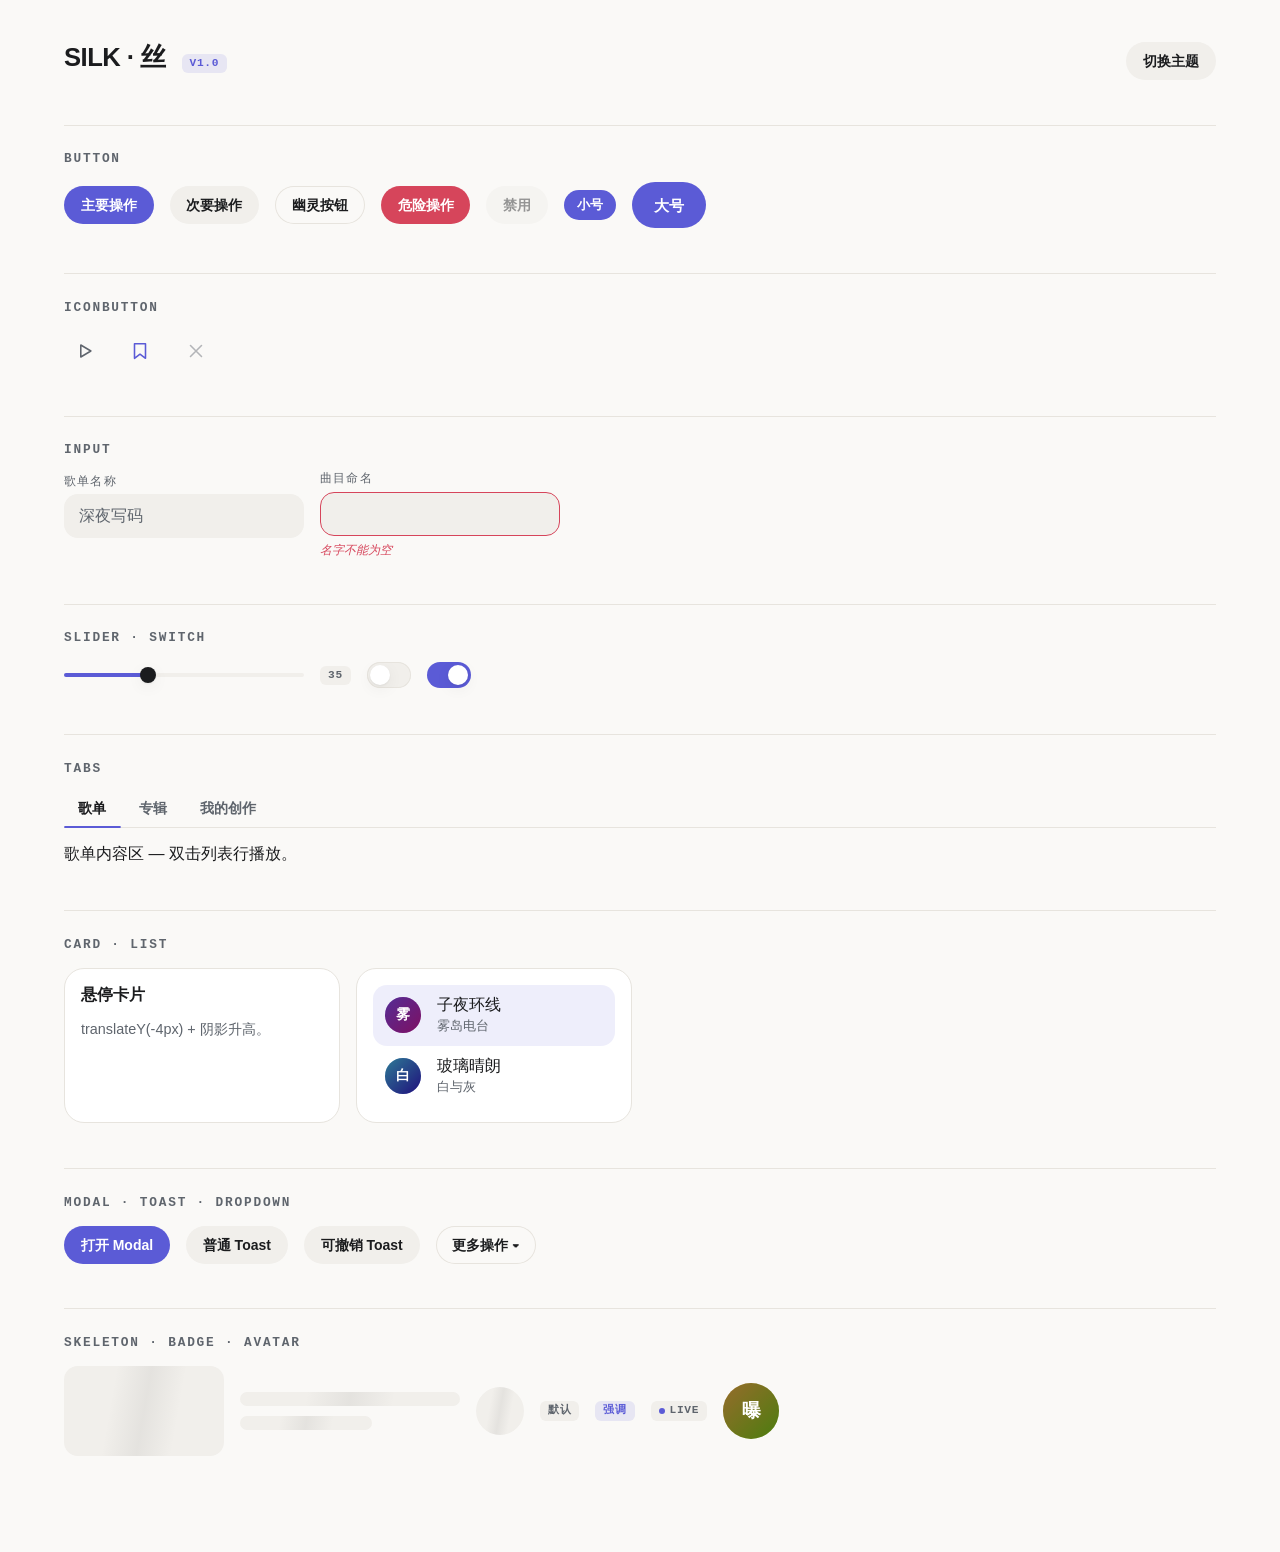
<file: silk/demo.html>
<!DOCTYPE html>
<html lang="zh-CN">
<head>
  <meta charset="UTF-8">
  <meta name="viewport" content="width=device-width, initial-scale=1.0">
  <meta name="color-scheme" content="light dark">
  <title>SILK · 丝 — 组件画廊</title>
  <script>
    (() => { try { const t = localStorage.getItem('silk-theme'); if (t) document.documentElement.dataset.theme = t; } catch (_) {} })();
  </script>
  <link rel="stylesheet" href="silk.css">
  <style>
    body { margin: 0; padding: 2.5rem clamp(1rem, 5vw, 4rem) 6rem; }
    header { display: flex; align-items: baseline; gap: 1rem; margin-bottom: 2.5rem; }
    h1 { font-size: 1.6rem; margin: 0; letter-spacing: -0.02em; }
    h2 { font-size: 0.8rem; font-family: var(--silk-mono); letter-spacing: 0.14em;
         text-transform: uppercase; color: var(--silk-muted); margin: 2.8rem 0 1rem;
         border-top: 1px solid var(--silk-hairline); padding-top: 1.6rem; }
    .row { display: flex; flex-wrap: wrap; gap: 1rem; align-items: center; }
    .grid { display: grid; grid-template-columns: repeat(auto-fill, minmax(240px, 1fr)); gap: 1rem; }
    .spacer { flex: 1; }
    .w240 { width: 240px; }
  </style>
</head>
<body class="silk-root">
  <header>
    <h1>SILK · 丝</h1>
    <span class="silk-badge" data-tone="accent">v1.0</span>
    <span class="spacer"></span>
    <button class="silk-btn" id="themeBtn">切换主题</button>
  </header>

  <h2>Button</h2>
  <div class="row">
    <button class="silk-btn" data-variant="primary">主要操作</button>
    <button class="silk-btn">次要操作</button>
    <button class="silk-btn" data-variant="ghost">幽灵按钮</button>
    <button class="silk-btn" data-variant="danger">危险操作</button>
    <button class="silk-btn" disabled>禁用</button>
    <button class="silk-btn" data-variant="primary" data-size="sm">小号</button>
    <button class="silk-btn" data-variant="primary" data-size="lg">大号</button>
  </div>

  <h2>IconButton</h2>
  <div class="row">
    <button class="silk-icon-btn" aria-label="播放"><svg viewBox="0 0 24 24"><path d="M8.5 5.5v13l11-6.5z"/></svg></button>
    <button class="silk-icon-btn" data-active aria-label="收藏(已激活)"><svg viewBox="0 0 24 24"><path d="M6 4h12v16l-6-4.5L6 20z"/></svg></button>
    <button class="silk-icon-btn" disabled aria-label="禁用"><svg viewBox="0 0 24 24"><path d="m6 6 12 12M18 6 6 18"/></svg></button>
  </div>

  <h2>Input</h2>
  <div class="row">
    <label class="silk-input w240"><span>歌单名称</span>
      <input placeholder="深夜写码" id="nameInput"><em class="silk-error"></em></label>
    <label class="silk-input w240" data-error><span>曲目命名</span>
      <input value=""><em class="silk-error">名字不能为空</em></label>
  </div>

  <h2>Slider · Switch</h2>
  <div class="row">
    <silk-slider class="w240" id="demoSlider" min="0" max="100" value="35" aria-label="音量"></silk-slider>
    <span class="silk-badge" id="sliderVal">35</span>
    <silk-switch id="demoSwitch" aria-label="随机播放"></silk-switch>
    <silk-switch checked aria-label="循环"></silk-switch>
  </div>

  <h2>Tabs</h2>
  <silk-tabs id="demoTabs">
    <silk-tab label="歌单">歌单内容区 — 双击列表行播放。</silk-tab>
    <silk-tab label="专辑">专辑内容区 — 网格布局。</silk-tab>
    <silk-tab label="我的创作">工坊产物在这里。</silk-tab>
  </silk-tabs>

  <h2>Card · List</h2>
  <div class="grid">
    <div class="silk-card" data-hover>
      <strong>悬停卡片</strong>
      <p style="color: var(--silk-muted); font-size: 0.9rem;">translateY(-4px) + 阴影升高。</p>
    </div>
    <div class="silk-card">
      <ul class="silk-list">
        <li class="silk-list-item" data-active>
          <span class="silk-avatar" style="--silk-av-bg: linear-gradient(135deg, hsl(262 72% 56%), hsl(314 82% 40%))">雾</span>
          <span>子夜环线<br><small style="color: var(--silk-muted)">雾岛电台</small></span>
          <span class="silk-actions"><button class="silk-icon-btn" aria-label="更多"><svg viewBox="0 0 24 24"><circle cx="5" cy="12" r="1.6"/><circle cx="12" cy="12" r="1.6"/><circle cx="19" cy="12" r="1.6"/></svg></button></span>
        </li>
        <li class="silk-list-item">
          <span class="silk-avatar" style="--silk-av-bg: linear-gradient(135deg, hsl(196 72% 56%), hsl(248 82% 40%))">白</span>
          <span>玻璃晴朗<br><small style="color: var(--silk-muted)">白与灰</small></span>
          <span class="silk-actions"><button class="silk-icon-btn" aria-label="更多"><svg viewBox="0 0 24 24"><circle cx="5" cy="12" r="1.6"/><circle cx="12" cy="12" r="1.6"/><circle cx="19" cy="12" r="1.6"/></svg></button></span>
        </li>
      </ul>
    </div>
  </div>

  <h2>Modal · Toast · Dropdown</h2>
  <div class="row">
    <button class="silk-btn" data-variant="primary" id="openModal">打开 Modal</button>
    <button class="silk-btn" id="toastBtn">普通 Toast</button>
    <button class="silk-btn" id="toastActionBtn">可撤销 Toast</button>
    <silk-dropdown id="demoDrop">
      <button class="silk-btn" data-variant="ghost">更多操作 ▾</button>
      <div class="silk-menu">
        <button data-value="queue">加入队列</button>
        <button data-value="next">下一首播放</button>
        <hr>
        <button data-value="remove">从歌单移除</button>
      </div>
    </silk-dropdown>
  </div>

  <h2>Skeleton · Badge · Avatar</h2>
  <div class="row">
    <div class="silk-skeleton" style="width: 160px; height: 90px;"></div>
    <div style="flex: 1; max-width: 220px; display: flex; flex-direction: column; gap: 0.6rem;">
      <div class="silk-skeleton" data-variant="line"></div>
      <div class="silk-skeleton" data-variant="line" style="width: 60%"></div>
    </div>
    <div class="silk-skeleton" data-variant="circle" style="width: 48px;"></div>
    <span class="silk-badge">默认</span>
    <span class="silk-badge" data-tone="accent">强调</span>
    <span class="silk-badge" data-tone="live">Live</span>
    <span class="silk-avatar" data-size="lg" style="--silk-av-bg: linear-gradient(135deg, hsl(36 72% 56%), hsl(88 82% 40%))">曝</span>
  </div>

  <silk-modal id="demoModal" title="清空队列?">
    <div class="silk-modal-body">队列里的 12 首曲目将被移除。正在播放的会停下来,像被抽走椅子那样。</div>
    <div class="silk-modal-foot">
      <button class="silk-btn" data-variant="ghost" id="modalCancel">先不了</button>
      <button class="silk-btn" data-variant="danger" id="modalOk">清空</button>
    </div>
  </silk-modal>

  <script type="module">
    import { toast, toggleTheme } from './silk.js';

    document.getElementById('themeBtn').addEventListener('click', () => toggleTheme());

    const slider = document.getElementById('demoSlider');
    slider.addEventListener('input', (e) => {
      document.getElementById('sliderVal').textContent = e.detail.value;
    });

    const modal = document.getElementById('demoModal');
    document.getElementById('openModal').addEventListener('click', () => modal.show());
    document.getElementById('modalCancel').addEventListener('click', () => modal.close('cancel'));
    document.getElementById('modalOk').addEventListener('click', () => {
      modal.close('confirm');
      toast('队列已清空。');
    });

    document.getElementById('toastBtn').addEventListener('click', () => toast('已加入队列。'));
    document.getElementById('toastActionBtn').addEventListener('click', () =>
      toast('歌单「深夜写码」已删除。', { actionLabel: '撤销', onAction: () => toast('又回来了。') }));

    document.getElementById('demoDrop').addEventListener('select', (e) =>
      toast(`选择了:${e.detail.value}`));
  </script>
</body>
</html>
</file>
<file: silk/tokens.css>
/* ==========================================================================
   SILK · 丝 — 设计令牌
   一切组件只消费令牌;换品牌 = 改这一个文件(最少只改 --silk-accent)。
   ========================================================================== */

:root {
  /* ---- 色彩 · 亮色(暖调中性,拒绝纯灰) ---- */
  --silk-bg: #FAF9F7;
  --silk-surface: #FFFFFF;
  --silk-surface-2: #F1EFEB;
  --silk-ink: #1B1C1E;
  --silk-muted: #5F656D;
  --silk-hairline: #E7E4DE;
  --silk-accent: #5B5BD6;            /* 默认鸢尾紫蓝;一键换品牌 */
  --silk-accent-ink: #FFFFFF;
  --silk-danger: #D6455B;
  --silk-scrim: rgba(20, 18, 16, 0.4);
  --silk-shadow-1: 0 1px 2px rgba(27, 28, 30, 0.06), 0 4px 16px rgba(27, 28, 30, 0.06);
  --silk-shadow-2: 0 2px 6px rgba(27, 28, 30, 0.08), 0 16px 48px rgba(27, 28, 30, 0.14);

  /* ---- 动效(丝滑三曲线,退场永远 glide) ---- */
  --silk-glide: cubic-bezier(0.32, 0.72, 0, 1);
  --silk-pop: cubic-bezier(0.34, 1.56, 0.64, 1);
  --silk-spring: linear(0, 0.009, 0.035 2.1%, 0.141 4.4%, 0.723 12.9%, 0.938 16.7%,
    1.017, 1.077, 1.121, 1.149 24.3%, 1.159, 1.163, 1.161, 1.154 29.9%,
    1.129 32.8%, 1.051 39.6%, 1.017 43.1%, 0.991, 0.977 51%, 0.974 53.8%,
    0.975 57.1%, 0.997 69.8%, 1.003 76.9%, 1 100%);
  --silk-fast: 150ms;
  --silk-med: 280ms;
  --silk-slow: 480ms;
  --silk-fade: 120ms;                /* reduced-motion 下唯一保留的时长 */

  /* ---- 字体 ---- */
  --silk-font: -apple-system, "SF Pro Text", "Segoe UI Variable Text", "Segoe UI",
               Roboto, "Helvetica Neue", "PingFang SC", "Microsoft YaHei", sans-serif;
  --silk-mono: ui-monospace, "SF Mono", "Cascadia Mono", Menlo, Consolas, monospace;

  /* ---- 节奏 ---- */
  --silk-r-sm: 8px;
  --silk-r-md: 14px;
  --silk-r-lg: 20px;
  --silk-gap-1: 0.25rem;
  --silk-gap-2: 0.5rem;
  --silk-gap-3: 1rem;
  --silk-gap-4: 1.5rem;
  --silk-gap-5: 2.5rem;
}

/* ---- 暗色 ---- */
[data-theme="dark"] {
  --silk-bg: #101114;
  --silk-surface: #17181C;
  --silk-surface-2: #1F2126;
  --silk-ink: #F2F2EF;
  --silk-muted: #9BA0A8;
  --silk-hairline: #26282E;
  --silk-accent: #7B7BF0;
  --silk-accent-ink: #0E0E1A;
  --silk-danger: #F06A80;
  --silk-scrim: rgba(0, 0, 0, 0.55);
  --silk-shadow-1: 0 1px 2px rgba(0, 0, 0, 0.4), 0 4px 16px rgba(0, 0, 0, 0.35);
  --silk-shadow-2: 0 2px 6px rgba(0, 0, 0, 0.45), 0 16px 48px rgba(0, 0, 0, 0.55);
}

@media (prefers-color-scheme: dark) {
  :root:not([data-theme]) {
    --silk-bg: #101114;
    --silk-surface: #17181C;
    --silk-surface-2: #1F2126;
    --silk-ink: #F2F2EF;
    --silk-muted: #9BA0A8;
    --silk-hairline: #26282E;
    --silk-accent: #7B7BF0;
    --silk-accent-ink: #0E0E1A;
    --silk-danger: #F06A80;
    --silk-scrim: rgba(0, 0, 0, 0.55);
    --silk-shadow-1: 0 1px 2px rgba(0, 0, 0, 0.4), 0 4px 16px rgba(0, 0, 0, 0.35);
    --silk-shadow-2: 0 2px 6px rgba(0, 0, 0, 0.45), 0 16px 48px rgba(0, 0, 0, 0.55);
  }
}
</file>
<file: gravity-room/styles.css>
/* ==========================================================================
   GRAVITY ROOM — 重力房间
   Dark Swiss-editorial playroom. System type only. Zero dependencies.
   ========================================================================== */

/* ---------- Tokens ---------- */
:root {
  --ink:      #0E0F13;
  --surface:  #171A21;
  --hairline: #262B36;
  --bone:     #F2EFE6;
  --muted:    #99A0AD;
  --lime:     #D7FF3E;
  --violet:   #8B7CFF;
  --coral:    #FF6B4A;

  --glow: 0 0 0 rgba(215, 255, 62, 0);
  --num-tilt: 0deg;

  --font-display: -apple-system, "SF Pro Display", "Segoe UI Variable Display",
                  "Segoe UI", Roboto, "Helvetica Neue", Arial, sans-serif;
  --font-mono: ui-monospace, "SF Mono", "Cascadia Mono", Menlo, Consolas,
               "Liberation Mono", monospace;

  --pad-x: clamp(1.25rem, 5vw, 5rem);
}

/* Gravity ON — the whole document acknowledges the physics change. */
html.gravity-on {
  --ink:      #0A0B0E;
  --surface:  #141720;
  --hairline: #2E3341;
  --glow: 0 0 24px rgba(215, 255, 62, 0.35);
  --num-tilt: 2deg;
}

/* Konami emergency mode. */
html.konami {
  --lime: #FF6B4A;
  --violet: #FF6B4A;
}

/* ---------- Reset / base ---------- */
*, *::before, *::after { box-sizing: border-box; margin: 0; padding: 0; }

html { overflow-x: clip; }
@media (prefers-reduced-motion: no-preference) {
  html { scroll-behavior: smooth; }
}

body {
  background: var(--ink);
  color: var(--bone);
  font-family: var(--font-display);
  font-size: 1.0625rem;
  line-height: 1.65;
  overflow-x: clip;
  -webkit-font-smoothing: antialiased;
  transition: background-color 0.7s ease, color 0.7s ease;
}

::selection { background: var(--lime); color: var(--ink); }

img, canvas { display: block; max-width: 100%; }

a { color: inherit; text-decoration: none; }

button {
  font: inherit;
  color: inherit;
  background: none;
  border: 0;
  cursor: pointer;
}

:focus-visible {
  outline: 2px solid var(--lime);
  outline-offset: 3px;
  border-radius: 2px;
}

.sr-only {
  position: absolute;
  width: 1px; height: 1px;
  padding: 0; margin: -1px;
  overflow: hidden;
  clip: rect(0 0 0 0);
  white-space: nowrap;
  border: 0;
}

.mono {
  font-family: var(--font-mono);
  font-size: 0.75rem;
  font-weight: 500;
  text-transform: uppercase;
  letter-spacing: 0.14em;
  color: var(--muted);
}

.zh { letter-spacing: 0.3em; word-break: keep-all; }
.dim { color: var(--muted); }

/* ---------- Boot curtain ---------- */
.boot { display: none; }
.js .boot {
  display: block;
  position: fixed;
  inset: 0;
  z-index: 200;
  pointer-events: none;
}
.boot-panel {
  position: absolute;
  left: 0; right: 0;
  height: 50.5%;
  background: #08090C;
  transition: transform 0.5s cubic-bezier(0.76, 0, 0.24, 1) 0.12s;
}
.boot-top { top: 0; transform-origin: top; }
.boot-bottom { bottom: 0; transform-origin: bottom; }
.boot-counter {
  position: absolute;
  left: var(--pad-x); bottom: 2rem;
  color: var(--lime);
  font-variant-numeric: tabular-nums;
  transition: opacity 0.2s ease;
}
html.booted .boot-top { transform: scaleY(0); }
html.booted .boot-bottom { transform: scaleY(0); }
html.booted .boot-counter { opacity: 0; }
html.booted .boot { visibility: hidden; transition: visibility 0s 0.8s; }
@media (prefers-reduced-motion: reduce) {
  .js .boot { display: none; }
}

/* ---------- Custom cursor ---------- */
.cursor-dot, .cursor-ring { display: none; }
@media (pointer: fine) and (prefers-reduced-motion: no-preference) {
  .js body, .js a, .js button, .js .card { cursor: none; }
  .js .cursor-dot {
    display: block;
    position: fixed;
    top: 0; left: 0;
    width: 6px; height: 6px;
    margin: -3px 0 0 -3px;
    border-radius: 50%;
    background: var(--lime);
    z-index: 150;
    pointer-events: none;
  }
  .js .cursor-ring {
    display: block;
    position: fixed;
    top: 0; left: 0;
    width: 28px; height: 28px;
    margin: -14px 0 0 -14px;
    border: 1px solid var(--lime);
    border-radius: 50%;
    z-index: 150;
    pointer-events: none;
    opacity: 0.7;
    transition: width 0.25s ease, height 0.25s ease, margin 0.25s ease,
                opacity 0.25s ease;
  }
  .js .cursor-ring.is-hover {
    width: 52px; height: 52px;
    margin: -26px 0 0 -26px;
    opacity: 1;
  }
}

/* ---------- Nav ---------- */
.nav {
  position: fixed;
  top: 1.1rem;
  left: 50%;
  transform: translateX(-50%);
  z-index: 100;
  display: flex;
  align-items: center;
  gap: 1.75rem;
  padding: 0.7rem 1.4rem;
  border: 1px solid var(--hairline);
  border-radius: 999px;
  background: rgba(14, 15, 19, 0.88);
  box-shadow: 0 4px 24px rgba(0, 0, 0, 0.35);
  -webkit-backdrop-filter: blur(20px);
  backdrop-filter: blur(20px);
  transition: background-color 0.7s ease, border-color 0.7s ease;
  white-space: nowrap;
}
.nav-brand { color: var(--bone); }
.nav-links { display: flex; gap: 1.4rem; }
.nav-links a {
  display: inline-block;
  transition: color 0.25s ease;
  will-change: transform;
}
.nav-links a:hover { color: var(--lime); }
.keycap {
  display: inline-grid;
  place-items: center;
  min-width: 1.7rem;
  height: 1.7rem;
  padding: 0 0.35rem;
  border: 1px solid var(--hairline);
  border-bottom-width: 2px;
  border-radius: 5px;
  color: var(--muted);
  transition: border-color 0.7s ease, color 0.25s ease, box-shadow 0.7s ease;
}
html.gravity-on .keycap { color: var(--lime); box-shadow: var(--glow); }
@media (max-width: 640px) {
  .nav { gap: 1rem; }
  .nav-links { display: none; }
}

/* ---------- Ghost numerals ---------- */
.ghost-num {
  position: absolute;
  top: -0.35em;
  right: var(--pad-x);
  z-index: 0;
  font-size: clamp(6rem, 14vw, 12rem);
  font-weight: 800;
  line-height: 1;
  letter-spacing: -0.04em;
  color: transparent;
  -webkit-text-stroke: 1px var(--hairline);
  pointer-events: none;
  user-select: none;
  transform: rotate(var(--num-tilt));
  transition: transform 0.7s ease, -webkit-text-stroke-color 0.7s ease;
}

/* ---------- Hero ---------- */
.hero {
  position: relative;
  height: 100vh;
  /* svh, not dvh: mobile URL-bar transitions must not resize the sim */
  height: 100svh;
  min-height: 560px;
  overflow: clip;
}
.hero .ghost-num { top: auto; bottom: 26vh; }

.hero-word {
  position: absolute;
  inset: 0;
  display: grid;
  place-items: center;
  font-size: clamp(3.25rem, 11vw, 10rem);
  font-weight: 800;
  line-height: 0.92;
  letter-spacing: -0.04em;
  text-transform: uppercase;
  text-align: center;
}
.js .hero-word { opacity: 0; }

.hero-canvas {
  position: absolute;
  inset: 0;
  width: 100%;
  height: 100%;
  touch-action: pan-y;
}

.hero-caption {
  position: absolute;
  left: var(--pad-x);
  bottom: 2rem;
  line-height: 1.9;
  z-index: 2;
}

/* ---------- Lever ---------- */
.lever-wrap {
  position: absolute;
  right: var(--pad-x);
  bottom: 2rem;
  z-index: 3;
  display: flex;
  flex-direction: column;
  align-items: center;
  gap: 0.7rem;
}
.lever {
  display: flex;
  flex-direction: column;
  align-items: center;
  gap: 0.8rem;
  padding: 1rem 1.3rem 0.9rem;
  background: var(--surface);
  border: 1px solid var(--hairline);
  border-radius: 14px;
  touch-action: none;
  user-select: none;
  -webkit-user-select: none;
  transition: background-color 0.7s ease, border-color 0.7s ease,
              box-shadow 0.7s ease;
}
.lever.on { box-shadow: var(--glow); border-color: var(--lime); }
.lever-track {
  position: relative;
  width: 10px;
  height: 64px;
  border-radius: 999px;
  background: var(--ink);
  border: 1px solid var(--hairline);
  transition: background-color 0.7s ease, border-color 0.7s ease;
}
.lever-knob {
  position: absolute;
  top: -2px;
  left: 50%;
  width: 26px;
  height: 26px;
  margin-left: -13px;
  border-radius: 50%;
  background: var(--bone);
  border: 1px solid var(--hairline);
  transform: translateY(var(--pull, 0px));
  transition: background-color 0.3s ease;
  will-change: transform;
}
.lever:not(.dragging) .lever-knob {
  transition: transform 0.45s cubic-bezier(0.2, 1.4, 0.3, 1),
              background-color 0.3s ease;
}
.lever.on .lever-knob { background: var(--lime); }
.lever-label { color: var(--bone); }
.lever.on .lever-label { color: var(--lime); }
.lever-hint { text-align: center; line-height: 1.9; }
.lever-hint.warn { color: var(--lime); }
.lever.shake { animation: shake 0.26s linear; }
@keyframes shake {
  0%, 100% { transform: translateX(0); }
  30% { transform: translateX(-4px); }
  60% { transform: translateX(4px); }
}

@media (max-width: 760px) {
  .lever-wrap {
    left: 50%;
    right: auto;
    transform: translateX(-50%);
  }
  .hero-caption {
    bottom: auto;
    top: 5.4rem;
  }
  .hero .ghost-num { bottom: 34vh; }
}

/* ---------- Scroll cue ---------- */
.scroll-cue {
  position: absolute;
  left: 50%;
  bottom: 1.2rem;
  transform: translateX(-50%);
  z-index: 2;
}
.scroll-cue canvas { width: 44px; height: 96px; }
@media (max-width: 760px) { .scroll-cue { display: none; } }

/* ---------- Marquee ---------- */
.marquee {
  position: relative;
  display: flex;
  align-items: center;
  border-top: 1px solid var(--hairline);
  border-bottom: 1px solid var(--hairline);
  padding: 1.1rem 0;
  overflow: clip;
  transition: border-color 0.7s ease;
}
.marquee-dot {
  position: absolute;
  left: var(--pad-x);
  z-index: 2;
  width: 6px; height: 6px;
  border-radius: 50%;
  background: var(--lime);
  box-shadow: var(--glow);
  animation: pulse 2.2s ease-in-out infinite;
}
@keyframes pulse {
  0%, 100% { opacity: 1; }
  50% { opacity: 0.35; }
}
.marquee-clip { width: 100%; overflow: clip; }
.marquee-track {
  display: inline-block;
  white-space: nowrap;
  will-change: transform;
  font-size: clamp(1.6rem, 3.4vw, 2.6rem);
  font-weight: 800;
  letter-spacing: 0.02em;
  color: transparent;
  -webkit-text-stroke: 1px var(--lime);
}
@media (prefers-reduced-motion: reduce) {
  .marquee-dot { animation: none; }
}

/* ---------- Sections ---------- */
.section {
  position: relative;
  padding: clamp(5rem, 12vh, 9rem) var(--pad-x);
}
.section-head { position: relative; z-index: 1; max-width: 62rem; }
.kicker { margin-bottom: 1.6rem; }
.kicker .zh { margin-left: 0.5em; }

h2 {
  font-size: clamp(2rem, 4.5vw, 3.5rem);
  font-weight: 800;
  line-height: 1.05;
  letter-spacing: -0.03em;
  max-width: 18ch;
}
.lede {
  margin-top: 1.4rem;
  max-width: 62ch;
  color: var(--muted);
}

/* ---------- Toys ---------- */
.card-grid {
  position: relative;
  z-index: 1;
  display: grid;
  grid-template-columns: repeat(3, 1fr);
  gap: 1.4rem;
  margin-top: 3.5rem;
}
@media (max-width: 1020px) { .card-grid { grid-template-columns: 1fr 1fr; } }
@media (max-width: 680px) { .card-grid { grid-template-columns: 1fr; } }

.card {
  position: relative;
  padding: 1.1rem 1.1rem 1.4rem;
  background: var(--surface);
  border: 1px solid var(--hairline);
  border-radius: 16px;
  transition: transform 0.45s cubic-bezier(0.2, 1, 0.3, 1),
              box-shadow 0.45s ease,
              background-color 0.7s ease, border-color 0.7s ease;
}
.card:hover {
  transform: translateY(-6px);
  box-shadow: 0 2px 6px rgba(0, 0, 0, 0.35), 0 18px 50px rgba(0, 0, 0, 0.45);
}
.card-stage {
  height: 200px;
  margin-bottom: 1.1rem;
  border-radius: 10px;
  background: var(--ink);
  border: 1px solid var(--hairline);
  overflow: clip;
  transition: background-color 0.7s ease, border-color 0.7s ease;
}
.card-stage canvas { width: 100%; height: 100%; touch-action: pan-y; }
.card h3 { margin-bottom: 0.4rem; color: var(--bone); letter-spacing: 0.18em; }
.card p { color: var(--muted); font-size: 0.95rem; }

/* Specular tilt card */
.tilt-card {
  transform: perspective(900px) rotateX(var(--rx, 0deg)) rotateY(var(--ry, 0deg));
  will-change: transform;
}
.tilt-card:hover { transform: perspective(900px) rotateX(var(--rx, 0deg)) rotateY(var(--ry, 0deg)) translateY(-6px); }
.tilt-stage {
  position: relative;
  display: grid;
  place-items: center;
}
.tilt-mark {
  font-size: 2.6rem;
  line-height: 1.05;
  letter-spacing: 0.3em;
  color: var(--hairline);
  font-weight: 700;
  text-align: center;
}
.tilt-card::before {
  content: "";
  position: absolute;
  inset: 0;
  border-radius: inherit;
  background: radial-gradient(320px circle at var(--mx, 50%) var(--my, 50%),
              rgba(139, 124, 255, 0.16), transparent 65%),
              conic-gradient(from 210deg at var(--mx, 50%) var(--my, 50%),
              rgba(139, 124, 255, 0.10), transparent 25%,
              rgba(242, 239, 230, 0.05) 50%, transparent 75%,
              rgba(139, 124, 255, 0.10));
  opacity: 0;
  transition: opacity 0.4s ease;
  pointer-events: none;
}
.tilt-card:hover::before, .tilt-card.sweep::before { opacity: 1; }
.tilt-card::after {
  content: "";
  position: absolute;
  inset: -1px;
  border-radius: inherit;
  padding: 1px;
  background: conic-gradient(from 140deg at var(--mx, 50%) var(--my, 50%),
              transparent 10%, rgba(139, 124, 255, 0.65) 22%,
              transparent 40%, transparent 60%,
              rgba(215, 255, 62, 0.35) 78%, transparent 90%);
  -webkit-mask: linear-gradient(#000 0 0) content-box, linear-gradient(#000 0 0);
  -webkit-mask-composite: xor;
  mask: linear-gradient(#000 0 0) content-box, linear-gradient(#000 0 0);
  mask-composite: exclude;
  opacity: 0;
  transition: opacity 0.4s ease;
  pointer-events: none;
}
.tilt-card:hover::after, .tilt-card.sweep::after { opacity: 1; }

/* ---------- Stats ---------- */
.stats {
  display: grid;
  grid-template-columns: repeat(4, 1fr);
  border-top: 1px solid var(--hairline);
  border-bottom: 1px solid var(--hairline);
  transition: border-color 0.7s ease;
}
.stat {
  padding: 2.6rem var(--pad-x);
  border-left: 1px solid var(--hairline);
  transition: border-color 0.7s ease;
}
.stat:first-child { border-left: 0; }
.stat-num {
  display: block;
  font-size: clamp(2.4rem, 5vw, 4rem);
  font-weight: 800;
  letter-spacing: -0.03em;
  line-height: 1.1;
  font-variant-numeric: tabular-nums;
}
.stat-label { display: block; margin-top: 0.5rem; }
@media (max-width: 1020px) {
  .stats { grid-template-columns: 1fr 1fr; }
  .stat:nth-child(3) { border-left: 0; }
  .stat:nth-child(n+3) { border-top: 1px solid var(--hairline); }
}
@media (max-width: 520px) {
  .stats { grid-template-columns: 1fr; }
  .stat { border-left: 0; }
  .stat:nth-child(n+2) { border-top: 1px solid var(--hairline); }
}

/* ---------- Manifesto ---------- */
.manifesto-quote {
  position: relative;
  z-index: 1;
  max-width: 68rem;
}
.manifesto-quote p {
  font-size: clamp(1.8rem, 4vw, 3.2rem);
  font-weight: 800;
  line-height: 1.18;
  letter-spacing: -0.025em;
}
.m-word {
  display: inline-block;
  overflow: clip;
  vertical-align: bottom;
  padding-bottom: 0.08em;
  margin-bottom: -0.08em;
}
.m-inner {
  display: inline-block;
  transform: translateY(115%);
  transition: transform 0.7s cubic-bezier(0.2, 0.9, 0.2, 1);
  transition-delay: calc(var(--i) * 45ms);
}
.manifesto-quote.in .m-inner { transform: translateY(0); }
.manifesto-note { margin-top: 2.4rem; color: var(--lime); }

/* ---------- Contact / footer ---------- */
.contact { padding-bottom: 3rem; }
.cta {
  position: relative;
  z-index: 1;
  display: inline-block;
  margin-top: 1rem;
  font-size: clamp(3rem, 10vw, 8rem);
  font-weight: 800;
  letter-spacing: -0.04em;
  line-height: 1;
  will-change: transform;
  transition: color 0.3s ease;
}
.cta:hover { color: var(--lime); }
.footer-grid {
  display: grid;
  grid-template-columns: repeat(3, minmax(0, 1fr));
  gap: 2rem;
  margin-top: 4.5rem;
  padding-top: 2rem;
  border-top: 1px solid var(--hairline);
  transition: border-color 0.7s ease;
}
@media (max-width: 680px) { .footer-grid { grid-template-columns: 1fr; } }
.footer-col { display: flex; flex-direction: column; gap: 0.55rem; align-items: flex-start; }
.footer-h { color: var(--bone); }
.footer-col a { transition: color 0.25s ease; }
.footer-col a:hover { color: var(--lime); }
.credit { margin-top: 4rem; line-height: 1.9; }

/* ---------- Reveal on scroll ---------- */
.js .reveal {
  opacity: 0;
  transform: translateY(28px);
  transition: opacity 0.7s ease, transform 0.7s cubic-bezier(0.2, 0.9, 0.2, 1);
}
.js .reveal.in { opacity: 1; transform: translateY(0); }

/* ---------- Reduced motion ---------- */
@media (prefers-reduced-motion: reduce) {
  html { scroll-behavior: auto; }
  .js .reveal {
    transform: none;
    transition: opacity 0.2s ease;
  }
  .m-inner {
    transform: none;
    transition: none;
  }
  .card, .card:hover { transform: none; }
  .tilt-card, .tilt-card:hover { transform: none; }
  .lever.shake { animation: none; }
  .lever:not(.dragging) .lever-knob { transition: transform 0.2s ease, background-color 0.3s ease; }
}
</file>
<file: luma/styles.css>
/* ==========================================================================
   LUMA — 流光媒体
   Modern-minimal streaming UI. System type, token-driven, zero dependencies.
   ========================================================================== */

/* ---------- Tokens ---------- */
:root {
  /* Light theme (warm-tinted neutrals, never pure grey) */
  --bg: #FAF9F7;
  --surface: #FFFFFF;
  --surface-2: #F1EFEB;
  --ink: #1B1C1E;
  --muted: #5F656D;
  --hairline: #E7E4DE;
  --accent: #F4633A;
  --accent-ink: #1B0E08;
  --scrim: rgba(20, 18, 16, 0.4);
  --glass: rgba(250, 249, 247, 0.72);
  --shadow-1: 0 1px 2px rgba(27, 28, 30, 0.06), 0 4px 16px rgba(27, 28, 30, 0.06);
  --shadow-2: 0 2px 6px rgba(27, 28, 30, 0.08), 0 16px 48px rgba(27, 28, 30, 0.14);

  /* Motion */
  --glide: cubic-bezier(0.32, 0.72, 0, 1);      /* Apple-ish long glide */
  --pop: cubic-bezier(0.34, 1.56, 0.64, 1);     /* springy overshoot */
  --spring: linear(0, 0.009, 0.035 2.1%, 0.141 4.4%, 0.723 12.9%, 0.938 16.7%,
    1.017, 1.077, 1.121, 1.149 24.3%, 1.159, 1.163, 1.161, 1.154 29.9%,
    1.129 32.8%, 1.051 39.6%, 1.017 43.1%, 0.991, 0.977 51%, 0.974 53.8%,
    0.975 57.1%, 0.997 69.8%, 1.003 76.9%, 1 100%);
  --t-fast: 150ms;
  --t-med: 280ms;
  --t-slow: 480ms;

  /* Shape & rhythm */
  --r-sm: 8px;
  --r-md: 14px;
  --r-lg: 20px;
  --rail-w: 76px;
  --rail-w-open: 224px;
  --pad: clamp(1rem, 2.5vw, 2rem);

  --font: -apple-system, "SF Pro Text", "Segoe UI Variable Text", "Segoe UI",
          Roboto, "Helvetica Neue", "PingFang SC", "Microsoft YaHei", sans-serif;
  --mono: ui-monospace, "SF Mono", "Cascadia Mono", Menlo, Consolas, monospace;
}

[data-theme="dark"] {
  --bg: #101114;
  --surface: #17181C;
  --surface-2: #1F2126;
  --ink: #F2F2EF;
  --muted: #9BA0A8;
  --hairline: #26282E;
  --accent: #FF7048;
  --accent-ink: #1B0E08;
  --scrim: rgba(0, 0, 0, 0.55);
  --glass: rgba(16, 17, 20, 0.72);
  --shadow-1: 0 1px 2px rgba(0, 0, 0, 0.4), 0 4px 16px rgba(0, 0, 0, 0.35);
  --shadow-2: 0 2px 6px rgba(0, 0, 0, 0.45), 0 16px 48px rgba(0, 0, 0, 0.55);
}

@media (prefers-color-scheme: dark) {
  :root:not([data-theme]) {
    --bg: #101114;
    --surface: #17181C;
    --surface-2: #1F2126;
    --ink: #F2F2EF;
    --muted: #9BA0A8;
    --hairline: #26282E;
    --accent: #FF7048;
    --accent-ink: #1B0E08;
    --scrim: rgba(0, 0, 0, 0.55);
    --glass: rgba(16, 17, 20, 0.72);
    --shadow-1: 0 1px 2px rgba(0, 0, 0, 0.4), 0 4px 16px rgba(0, 0, 0, 0.35);
    --shadow-2: 0 2px 6px rgba(0, 0, 0, 0.45), 0 16px 48px rgba(0, 0, 0, 0.55);
  }
}

/* ---------- Base ---------- */
*, *::before, *::after { box-sizing: border-box; margin: 0; padding: 0; }

html { overflow-x: clip; }

body {
  font-family: var(--font);
  font-size: 0.9375rem;
  line-height: 1.55;
  color: var(--ink);
  background: var(--bg);
  transition: background-color var(--t-med) var(--glide),
              color var(--t-med) var(--glide);
  padding-left: var(--rail-w);
  min-height: 100vh;
}

::selection { background: var(--accent); color: var(--accent-ink); }

button { font: inherit; color: inherit; background: none; border: 0; cursor: pointer; }
input { font: inherit; color: inherit; }
svg { width: 22px; height: 22px; fill: none; stroke: currentColor; stroke-width: 1.7; stroke-linecap: round; stroke-linejoin: round; flex: none; }
svg .fill { fill: currentColor; stroke: none; }
hr { border: 0; border-top: 1px solid var(--hairline); margin: 0.4rem 0; }

:focus-visible { outline: 2px solid var(--accent); outline-offset: 2px; border-radius: 6px; }

.mono {
  font-family: var(--mono);
  font-size: 0.72rem;
  letter-spacing: 0.02em;
  color: var(--muted);
}

/* ---------- Rail ---------- */
.rail {
  position: fixed;
  inset: 0 auto 0 0;
  width: var(--rail-w);
  display: flex;
  flex-direction: column;
  gap: 0.5rem;
  padding: 0.9rem 0.7rem;
  background: var(--bg);
  border-right: 1px solid var(--hairline);
  z-index: 60;
  overflow: hidden;
  transition: width var(--t-slow) var(--glide),
              background-color var(--t-med) var(--glide),
              border-color var(--t-med) var(--glide),
              box-shadow var(--t-slow) var(--glide);
}
.rail:hover, .rail:focus-within {
  width: var(--rail-w-open);
  box-shadow: var(--shadow-2);
}
.rail-logo {
  display: flex;
  align-items: center;
  gap: 0.85rem;
  padding: 0.55rem 0.62rem;
  margin-bottom: 0.6rem;
  text-decoration: none;
  color: inherit;
  border-radius: var(--r-md);
}
.logo-mark {
  width: 30px; height: 30px;
  flex: none;
  border-radius: 9px;
  background: var(--accent);
  position: relative;
}
.logo-mark::after {
  content: "";
  position: absolute;
  left: 55%; top: 50%;
  translate: -50% -50%;
  border-left: 9px solid #fff;
  border-top: 6px solid transparent;
  border-bottom: 6px solid transparent;
}
.logo-word {
  font-weight: 800;
  letter-spacing: 0.14em;
  font-size: 1rem;
}
.rail-group { display: flex; flex-direction: column; gap: 0.25rem; }
.rail-foot { margin-top: auto; }
.rail-item {
  display: flex;
  align-items: center;
  gap: 0.85rem;
  width: 100%;
  padding: 0.62rem;
  border-radius: var(--r-md);
  color: var(--muted);
  white-space: nowrap;
  transition: background-color var(--t-fast) ease,
              color var(--t-fast) ease,
              transform var(--t-fast) var(--pop);
}
.rail-item:hover { background: var(--surface-2); color: var(--ink); }
.rail-item:active { transform: scale(0.96); }
.rail-item.is-active { color: var(--accent); background: color-mix(in srgb, var(--accent) 10%, transparent); }
.rail-label {
  opacity: 0;
  translate: -6px 0;
  transition: opacity var(--t-med) var(--glide),
              translate var(--t-med) var(--glide);
}
.rail:hover .rail-label, .rail:focus-within .rail-label {
  opacity: 1;
  translate: 0 0;
}

/* ---------- Topbar ---------- */
.topbar {
  position: sticky;
  top: 0;
  z-index: 50;
  display: flex;
  align-items: center;
  justify-content: space-between;
  gap: 1rem;
  padding: 0.8rem var(--pad);
  background: var(--glass);
  -webkit-backdrop-filter: blur(18px) saturate(1.4);
  backdrop-filter: blur(18px) saturate(1.4);
  border-bottom: 1px solid var(--hairline);
  transition: background-color var(--t-med) var(--glide),
              border-color var(--t-med) var(--glide);
}
.search {
  position: relative;
  display: flex;
  align-items: center;
  gap: 0.6rem;
  flex: 1;
  max-width: 560px;
  padding: 0 0.9rem;
  height: 42px;
  background: var(--surface-2);
  border: 1px solid transparent;
  border-radius: 999px;
  color: var(--muted);
  transition: background-color var(--t-fast) ease,
              border-color var(--t-fast) ease,
              box-shadow var(--t-med) var(--glide);
}
.search:focus-within {
  background: var(--surface);
  border-color: var(--hairline);
  box-shadow: var(--shadow-1);
}
.search svg { width: 18px; height: 18px; }
.search input {
  flex: 1;
  border: 0;
  outline: 0;
  background: none;
  color: var(--ink);
}
.search input::placeholder { color: var(--muted); }
.search input::-webkit-search-cancel-button { -webkit-appearance: none; }
.search-kbd {
  font-family: var(--mono);
  font-size: 0.7rem;
  padding: 0.1rem 0.45rem;
  border: 1px solid var(--hairline);
  border-bottom-width: 2px;
  border-radius: 6px;
  transition: opacity var(--t-fast) ease;
}
.search:focus-within .search-kbd { opacity: 0; }

.topbar-actions { position: relative; display: flex; align-items: center; gap: 0.4rem; }

.icon-btn {
  display: grid;
  place-items: center;
  width: 40px; height: 40px;
  border-radius: 50%;
  color: var(--muted);
  transition: background-color var(--t-fast) ease,
              color var(--t-fast) ease,
              transform var(--t-fast) var(--pop);
}
.icon-btn:hover { background: var(--surface-2); color: var(--ink); }
.icon-btn:active { transform: scale(0.9); }

/* Theme toggle icon morph */
#themeToggle { overflow: hidden; }
#themeToggle svg {
  grid-area: 1 / 1;
  transition: transform var(--t-slow) var(--spring), opacity var(--t-med) ease;
}
.icon-moon { transform: translateY(120%) rotate(-40deg); opacity: 0; }
[data-theme="dark"] .icon-sun { transform: translateY(-120%) rotate(40deg); opacity: 0; }
[data-theme="dark"] .icon-moon { transform: none; opacity: 1; }
@media (prefers-color-scheme: dark) {
  :root:not([data-theme]) .icon-sun { transform: translateY(-120%) rotate(40deg); opacity: 0; }
  :root:not([data-theme]) .icon-moon { transform: none; opacity: 1; }
}

.avatar {
  width: 34px; height: 34px;
  border-radius: 50%;
  background: var(--accent);
  color: var(--accent-ink);
  font-weight: 700;
  display: grid;
  place-items: center;
  transition: transform var(--t-fast) var(--pop), box-shadow var(--t-fast) ease;
}
.avatar:hover { transform: scale(1.08); box-shadow: var(--shadow-1); }
.avatar:active { transform: scale(0.95); }

/* Dropdown menu */
.menu {
  position: absolute;
  top: calc(100% + 10px);
  right: 0;
  min-width: 180px;
  padding: 0.4rem;
  background: var(--surface);
  border: 1px solid var(--hairline);
  border-radius: var(--r-md);
  box-shadow: var(--shadow-2);
  display: flex;
  flex-direction: column;
  transform-origin: top right;
  animation: menu-in var(--t-med) var(--spring);
}
.menu[hidden] { display: none; }
.menu button {
  text-align: left;
  padding: 0.55rem 0.75rem;
  border-radius: var(--r-sm);
  transition: background-color var(--t-fast) ease;
}
.menu button:hover { background: var(--surface-2); }
@keyframes menu-in {
  from { opacity: 0; transform: scale(0.9) translateY(-6px); }
}

/* ---------- Content ---------- */
.content { padding: 1.1rem var(--pad) 4rem; }

.chips {
  display: flex;
  gap: 0.5rem;
  overflow-x: auto;
  padding-bottom: 0.35rem;
  scrollbar-width: none;
}
.chips::-webkit-scrollbar { display: none; }
.chip {
  flex: none;
  padding: 0.42rem 0.95rem;
  border-radius: 999px;
  background: var(--surface-2);
  color: var(--ink);
  font-size: 0.85rem;
  transition: background-color var(--t-fast) ease,
              color var(--t-fast) ease,
              transform var(--t-fast) var(--pop);
}
.chip:hover { background: var(--hairline); }
.chip:active { transform: scale(0.94); }
.chip.is-active { background: var(--ink); color: var(--bg); }

.section-title {
  margin: 1.4rem 0 1rem;
  font-size: 1.15rem;
  font-weight: 700;
  letter-spacing: -0.01em;
}

/* ---------- Card grid ---------- */
.grid {
  display: grid;
  grid-template-columns: repeat(auto-fill, minmax(290px, 1fr));
  gap: 1.6rem 1.2rem;
}
.grid-empty {
  min-height: 45vh;
  display: grid;
  place-content: center;
  justify-items: center;
  gap: 0.9rem;
  text-align: center;
  color: var(--muted);
}
.grid-empty[hidden] { display: none; }

.card {
  display: block;
  width: 100%;
  text-align: left;
  border-radius: var(--r-lg);
  outline-offset: 4px;
}
.card.is-in { animation: card-in var(--t-slow) var(--glide) backwards; animation-delay: var(--stagger, 0ms); }
@keyframes card-in {
  from { opacity: 0; transform: translateY(22px) scale(0.98); }
}
.thumb {
  display: block;
  position: relative;
  aspect-ratio: 16 / 9;
  border-radius: var(--r-lg);
  overflow: hidden;
  background: var(--thumb-bg, var(--surface-2));
  box-shadow: var(--shadow-1);
  transition: transform var(--t-med) var(--glide),
              box-shadow var(--t-med) var(--glide),
              border-radius var(--t-med) var(--glide);
}
.thumb::before {
  /* texture: soft diagonal sheen so gradients read as material, not vector */
  content: "";
  position: absolute;
  inset: 0;
  background:
    radial-gradient(120% 90% at 85% 10%, rgba(255, 255, 255, 0.28), transparent 55%),
    repeating-linear-gradient(115deg, rgba(255, 255, 255, 0.05) 0 2px, transparent 2px 6px);
  mix-blend-mode: soft-light;
}
.thumb-glyph {
  position: absolute;
  inset: 0;
  display: grid;
  place-items: center;
  font-weight: 800;
  font-size: 2.2rem;
  letter-spacing: 0.06em;
  color: rgba(255, 255, 255, 0.9);
  text-shadow: 0 2px 14px rgba(0, 0, 0, 0.25);
  transition: transform var(--t-slow) var(--glide);
}
.card:hover .thumb { transform: translateY(-4px) scale(1.015); box-shadow: var(--shadow-2); }
.card:hover .thumb-glyph { transform: scale(1.06); }
.card:active .thumb { transform: translateY(-1px) scale(0.99); }
.badge {
  position: absolute;
  right: 8px; bottom: 8px;
  padding: 0.12rem 0.45rem;
  border-radius: 6px;
  background: rgba(0, 0, 0, 0.72);
  color: #fff;
  font-family: var(--mono);
  font-size: 0.7rem;
}
.badge.live {
  display: inline-flex;
  align-items: center;
  gap: 0.3rem;
  text-transform: uppercase;
  letter-spacing: 0.08em;
}
.badge.live::before {
  content: "";
  width: 6px; height: 6px;
  border-radius: 50%;
  background: var(--accent);
  animation: live-pulse 2s ease-in-out infinite;
}
@keyframes live-pulse { 50% { opacity: 0.4; } }
.thumb-progress {
  position: absolute;
  left: 0; right: 0; bottom: 0;
  height: 3px;
  background: rgba(255, 255, 255, 0.3);
  transform: scaleY(0);
  transform-origin: bottom;
  transition: transform var(--t-fast) ease;
}
.thumb-progress i {
  position: absolute;
  inset: 0 auto 0 0;
  width: var(--seen, 0%);
  background: var(--accent);
}
.card:hover .thumb-progress { transform: scaleY(1); }

.card-meta {
  display: flex;
  gap: 0.75rem;
  padding: 0.8rem 0.2rem 0;
}
.channel-avatar {
  flex: none;
  width: 36px; height: 36px;
  border-radius: 50%;
  background: var(--av-bg, var(--surface-2));
  /* inset wash keeps the white glyph AA-legible on any hue gradient */
  box-shadow: inset 0 0 0 100px rgb(15 12 10 / 0.45);
  color: #fff;
  font-weight: 700;
  font-size: 0.85rem;
  display: grid;
  place-items: center;
}
.card-title {
  font-weight: 600;
  font-size: 0.95rem;
  line-height: 1.4;
  letter-spacing: -0.005em;
  display: -webkit-box;
  -webkit-line-clamp: 2;
  -webkit-box-orient: vertical;
  overflow: hidden;
}
.card-sub { margin-top: 0.2rem; display: block; }

/* ---------- Skeletons ---------- */
.sk {
  border-radius: var(--r-lg);
  background: var(--surface-2);
  position: relative;
  overflow: hidden;
}
.sk::after {
  content: "";
  position: absolute;
  inset: 0;
  background: linear-gradient(100deg, transparent 30%,
    color-mix(in srgb, var(--ink) 6%, transparent) 50%, transparent 70%);
  animation: shimmer 1.2s linear infinite;
}
@keyframes shimmer {
  from { transform: translateX(-100%); }
  to { transform: translateX(100%); }
}
.sk-thumb { aspect-ratio: 16 / 9; }
.sk-line { height: 14px; border-radius: 7px; margin-top: 0.8rem; }
.sk-line.short { width: 55%; margin-top: 0.5rem; }

/* ---------- Watch overlay ---------- */
.watch { position: fixed; inset: 0; z-index: 80; display: grid; place-items: center; padding: var(--pad); }
.watch[hidden] { display: none; }
.watch-scrim {
  position: absolute;
  inset: 0;
  background: var(--scrim);
  -webkit-backdrop-filter: blur(6px);
  backdrop-filter: blur(6px);
  animation: fade-in var(--t-med) ease;
}
@keyframes fade-in { from { opacity: 0; } }
.watch-panel {
  position: relative;
  width: min(1060px, 100%);
  max-height: calc(100vh - 2 * var(--pad));
  overflow-y: auto;
  overscroll-behavior: contain;
  outline: none;
  background: var(--surface);
  border: 1px solid var(--hairline);
  border-radius: var(--r-lg);
  box-shadow: var(--shadow-2);
  animation: panel-in var(--t-slow) var(--spring);
}
@keyframes panel-in {
  from { opacity: 0; transform: translateY(28px) scale(0.96); }
}
.player {
  position: relative;
  aspect-ratio: 16 / 9;
  background: var(--thumb-bg, #222);
  view-transition-name: player;
  display: grid;
  place-items: center;
}
.player::before {
  content: "";
  position: absolute;
  inset: 0;
  background:
    radial-gradient(120% 90% at 85% 10%, rgba(255, 255, 255, 0.25), transparent 55%),
    repeating-linear-gradient(115deg, rgba(255, 255, 255, 0.05) 0 2px, transparent 2px 6px);
  mix-blend-mode: soft-light;
}
.player-play {
  position: relative;
  z-index: 1;
  display: grid;
  place-items: center;
  width: 72px; height: 72px;
  border-radius: 50%;
  background: rgba(0, 0, 0, 0.45);
  color: #fff;
  -webkit-backdrop-filter: blur(8px);
  backdrop-filter: blur(8px);
  transition: transform var(--t-fast) var(--pop),
              background-color var(--t-fast) ease,
              opacity var(--t-med) ease;
}
.player-play:hover { transform: scale(1.08); background: rgba(0, 0, 0, 0.6); }
.player-play:active { transform: scale(0.92); }
.player-play svg { width: 30px; height: 30px; grid-area: 1 / 1; transition: opacity var(--t-fast) ease, transform var(--t-fast) var(--pop); }
.ic-pause { opacity: 0; transform: scale(0.6); }
.player.is-playing .ic-play { opacity: 0; transform: scale(0.6); }
.player.is-playing .ic-pause { opacity: 1; transform: none; }
.player.is-playing .player-play { opacity: 0; transition-delay: 600ms; }
.player.is-playing:hover .player-play,
.player.is-playing .player-play:focus-visible { opacity: 1; transition-delay: 0ms; }
@media (hover: none) {
  .player.is-playing .player-play { opacity: 1; transition-delay: 0ms; }
  .card .thumb-progress { transform: scaleY(1); }
}
.player-bar {
  position: absolute;
  left: 0; right: 0; bottom: 0;
  height: 4px;
  background: rgba(255, 255, 255, 0.25);
}
.player-progress {
  position: absolute;
  inset: 0 auto 0 0;
  width: 0%;
  background: var(--accent);
  transition: width 0.3s linear;
}
.player-time {
  position: absolute;
  left: 12px; bottom: 12px;
  color: rgba(255, 255, 255, 0.92);
  background: rgba(0, 0, 0, 0.5);
  padding: 0.1rem 0.45rem;
  border-radius: 6px;
}

.watch-body {
  display: grid;
  grid-template-columns: 1.7fr 1fr;
  gap: 1.6rem;
  padding: 1.3rem 1.5rem 1.6rem;
}
@media (max-width: 860px) { .watch-body { grid-template-columns: 1fr; } }
.watch-info h3 { font-size: 1.25rem; letter-spacing: -0.015em; line-height: 1.35; }
.watch-meta { display: block; margin-top: 0.4rem; }
.watch-channel {
  display: flex;
  align-items: center;
  gap: 0.8rem;
  margin-top: 1.1rem;
  padding: 0.9rem 0;
  border-top: 1px solid var(--hairline);
  border-bottom: 1px solid var(--hairline);
}
.channel-names { display: flex; flex-direction: column; line-height: 1.3; flex: 1; }
.channel-names .mono { margin-top: 0.15rem; }
.watch-actions { display: flex; gap: 0.6rem; margin-top: 1.1rem; flex-wrap: wrap; }

/* Buttons */
.btn {
  display: inline-flex;
  align-items: center;
  gap: 0.5rem;
  padding: 0.52rem 1.05rem;
  border-radius: 999px;
  background: var(--surface-2);
  font-weight: 600;
  font-size: 0.875rem;
  transition: background-color var(--t-fast) ease,
              transform var(--t-fast) var(--pop),
              box-shadow var(--t-fast) ease;
}
.btn svg { width: 18px; height: 18px; }
.btn:hover { background: var(--hairline); }
.btn:active { transform: scale(0.95); }
.btn-primary { background: var(--accent); color: var(--accent-ink); }
.btn-primary:hover { background: color-mix(in srgb, var(--accent) 88%, var(--ink)); box-shadow: var(--shadow-1); }
.btn-primary.is-on { background: var(--surface-2); color: var(--muted); }

/* Related list */
.related { display: flex; flex-direction: column; gap: 0.9rem; }
.rel-item {
  display: grid;
  grid-template-columns: 148px 1fr;
  gap: 0.7rem;
  border-radius: var(--r-md);
  text-align: left;
  transition: transform var(--t-fast) var(--glide);
}
.rel-item:hover { transform: translateX(3px); }
.rel-item:active { transform: scale(0.98); }
.rel-thumb {
  aspect-ratio: 16 / 9;
  border-radius: var(--r-sm);
  background: var(--thumb-bg);
  position: relative;
  overflow: hidden;
}
.rel-thumb .badge { right: 5px; bottom: 5px; }
.rel-text strong {
  font-size: 0.84rem;
  line-height: 1.35;
  font-weight: 600;
  display: -webkit-box;
  -webkit-line-clamp: 2;
  -webkit-box-orient: vertical;
  overflow: hidden;
}
.rel-text .mono { display: block; margin-top: 0.25rem; }

.watch-close { position: absolute; top: 10px; right: 10px; background: var(--surface); box-shadow: var(--shadow-1); }
.watch-close:hover { background: var(--surface-2); }

/* ---------- Mini player ---------- */
.mini {
  position: fixed;
  right: 1.2rem; bottom: 1.2rem;
  z-index: 70;
  display: flex;
  align-items: center;
  gap: 0.7rem;
  width: min(340px, calc(100vw - 2.4rem));
  padding: 0.6rem;
  background: var(--surface);
  border: 1px solid var(--hairline);
  border-radius: var(--r-md);
  box-shadow: var(--shadow-2);
  animation: mini-in var(--t-slow) var(--spring);
}
.mini[hidden] { display: none; }
@keyframes mini-in {
  from { opacity: 0; transform: translateY(16px) scale(0.92); }
}
.mini.is-leaving { animation: mini-out var(--t-med) var(--glide) forwards; }
@keyframes mini-out {
  to { opacity: 0; transform: translateY(16px) scale(0.94); }
}
.mini-thumb {
  flex: none;
  width: 76px;
  aspect-ratio: 16 / 9;
  border-radius: var(--r-sm);
  background: var(--thumb-bg);
}
.mini-text { flex: 1; min-width: 0; line-height: 1.3; }
.mini-text strong {
  display: block;
  font-size: 0.8rem;
  white-space: nowrap;
  overflow: hidden;
  text-overflow: ellipsis;
}
.mini .icon-btn { width: 34px; height: 34px; }
.mini .icon-btn svg { width: 17px; height: 17px; }

/* ---------- Toasts ---------- */
.toasts {
  position: fixed;
  left: 50%;
  bottom: 1.4rem;
  translate: -50% 0;
  z-index: 90;
  display: flex;
  flex-direction: column;
  align-items: center;
  gap: 0.5rem;
  pointer-events: none;
}
.toast {
  padding: 0.6rem 1.1rem;
  background: var(--ink);
  color: var(--bg);
  border-radius: 999px;
  font-size: 0.85rem;
  font-weight: 600;
  box-shadow: var(--shadow-2);
  animation: toast-in var(--t-slow) var(--spring);
}
.toast.is-leaving { animation: toast-out var(--t-med) var(--glide) forwards; }
@keyframes toast-in {
  from { opacity: 0; transform: translateY(18px) scale(0.9); }
}
@keyframes toast-out {
  to { opacity: 0; transform: translateY(10px) scale(0.94); }
}

/* ---------- View transitions ---------- */
::view-transition-old(root), ::view-transition-new(root) {
  animation-duration: var(--t-med);
  animation-timing-function: var(--glide);
}
::view-transition-old(player), ::view-transition-new(player) {
  animation-duration: var(--t-slow);
  animation-timing-function: var(--glide);
  height: 100%;
}

/* ---------- Mobile ---------- */
@media (max-width: 720px) {
  body { padding-left: 0; padding-bottom: 64px; }
  .rail {
    inset: auto 0 0 0;
    width: auto;
    height: 64px;
    flex-direction: row;
    align-items: center;
    justify-content: space-around;
    padding: 0 0.5rem;
    border-right: 0;
    border-top: 1px solid var(--hairline);
    background: var(--glass);
    -webkit-backdrop-filter: blur(18px) saturate(1.4);
    backdrop-filter: blur(18px) saturate(1.4);
  }
  .rail:hover, .rail:focus-within { width: auto; box-shadow: none; }
  .rail-logo, .rail-label { display: none; }
  .rail-group { flex-direction: row; gap: 0.2rem; flex: 1; justify-content: space-around; }
  .rail-foot { margin: 0; }
  .rail-item { width: auto; padding: 0.62rem 0.9rem; }
  .search-kbd { display: none; }
  #uploadBtn { display: none; }
  .grid { grid-template-columns: 1fr; }
  .mini { bottom: calc(64px + 0.8rem); }
  .toasts { bottom: calc(64px + 0.8rem); }
}

/* ---------- Reduced motion ---------- */
@media (prefers-reduced-motion: reduce) {
  *, *::before, *::after {
    animation-duration: 0.01ms !important;
    animation-iteration-count: 1 !important;
    transition-duration: 0.01ms !important;
  }
  .sk::after { animation: none; }
  .card.is-in { animation: none; }
}
</file>
<file: silk/silk.css>
/* ==========================================================================
   SILK · 丝 — 组件样式
   静态组件 = 类(.silk-*);行为组件 = 自定义元素(silk-*,见 silk.js)。
   三条铁律:退场永远 --silk-glide 且约为入场 0.6 倍;--silk-spring 永不
   用于退场;动画只碰 transform/opacity(具名豁免:颜色类过渡)。
   ========================================================================== */

@import url("tokens.css");

/* ---------- 基础 ---------- */

.silk-root,
body:has(> .silk-demo) {
  font-family: var(--silk-font);
  color: var(--silk-ink);
  background: var(--silk-bg);
  transition: background-color var(--silk-med) var(--silk-glide),
              color var(--silk-med) var(--silk-glide);
}

.silk-focusable:focus-visible,
.silk-btn:focus-visible, .silk-icon-btn:focus-visible,
silk-slider:focus-visible, silk-switch:focus-visible,
silk-tabs .silk-tab-btn:focus-visible,
silk-dropdown .silk-menu button:focus-visible,
.silk-input input:focus-visible {
  outline: 2px solid var(--silk-accent);
  outline-offset: 2px;
  border-radius: 6px;
  transition: none; /* 焦点环零延迟即现 */
}

/* ---------- Button ---------- */

.silk-btn {
  display: inline-flex;
  align-items: center;
  justify-content: center;
  gap: 0.5rem;
  font: 600 0.875rem/1 var(--silk-font);
  color: var(--silk-ink);
  background: var(--silk-surface-2);
  border: 0;
  border-radius: 999px;
  padding: 0 1.05rem;
  height: 38px;
  cursor: pointer;
  transition: background-color var(--silk-fast) ease,
              color var(--silk-fast) ease,
              box-shadow var(--silk-fast) ease,
              transform var(--silk-fast) var(--silk-pop);
}
.silk-btn:hover { background: var(--silk-hairline); }
.silk-btn:active { transform: scale(0.96); }
.silk-btn[data-variant="primary"] { background: var(--silk-accent); color: var(--silk-accent-ink); }
.silk-btn[data-variant="primary"]:hover {
  background: color-mix(in srgb, var(--silk-accent) 88%, var(--silk-ink));
  box-shadow: var(--silk-shadow-1);
}
.silk-btn[data-variant="ghost"] { background: transparent; box-shadow: inset 0 0 0 1px var(--silk-hairline); }
.silk-btn[data-variant="ghost"]:hover { background: var(--silk-surface-2); }
.silk-btn[data-variant="danger"] { background: var(--silk-danger); color: #fff; }
.silk-btn[data-size="sm"] { height: 30px; padding: 0 0.8rem; font-size: 0.8rem; }
.silk-btn[data-size="lg"] { height: 46px; padding: 0 1.4rem; font-size: 0.95rem; }
.silk-btn:disabled { opacity: 0.45; cursor: not-allowed; transform: none; }
.silk-btn svg { width: 1.1em; height: 1.1em; }

/* ---------- IconButton(按得更深:0.90) ---------- */

.silk-icon-btn {
  display: inline-grid;
  place-items: center;
  width: 40px; height: 40px;
  border: 0;
  border-radius: 50%;
  background: none;
  color: var(--silk-muted);
  cursor: pointer;
  transition: background-color var(--silk-fast) ease,
              color var(--silk-fast) ease,
              transform var(--silk-fast) var(--silk-pop);
}
.silk-icon-btn:hover { background: var(--silk-surface-2); color: var(--silk-ink); }
.silk-icon-btn:active { transform: scale(0.90); }
.silk-icon-btn[data-active] { color: var(--silk-accent); }
.silk-icon-btn svg { width: 22px; height: 22px; fill: none; stroke: currentColor; stroke-width: 1.7; stroke-linecap: round; stroke-linejoin: round; }
.silk-icon-btn:disabled { opacity: 0.45; cursor: not-allowed; transform: none; }

/* ---------- Input ---------- */

.silk-input { display: flex; flex-direction: column; gap: 0.4rem; }
.silk-input > span {
  font: 500 0.75rem/1 var(--silk-mono);
  letter-spacing: 0.1em;
  text-transform: uppercase;
  color: var(--silk-muted);
}
.silk-input input {
  font: inherit;
  color: var(--silk-ink);
  background: var(--silk-surface-2);
  border: 1px solid transparent;
  border-radius: var(--silk-r-md);
  height: 42px;
  padding: 0 0.9rem;
  transition: background-color var(--silk-fast) ease,
              border-color var(--silk-fast) ease,
              box-shadow var(--silk-med) var(--silk-glide);
}
.silk-input input::placeholder { color: var(--silk-muted); }
.silk-input input:focus { background: var(--silk-surface); border-color: var(--silk-hairline); box-shadow: var(--silk-shadow-1); outline: none; }
.silk-input[data-error] input { border-color: var(--silk-danger); }
.silk-input .silk-error {
  font-size: 0.75rem;
  color: var(--silk-danger);
  min-height: 1em;
}
.silk-input[data-error] .silk-error { animation: silk-shake var(--silk-med) linear; }
@keyframes silk-shake {
  0%, 100% { transform: translateX(0); }
  30% { transform: translateX(-4px); }
  60% { transform: translateX(4px); }
}

/* ---------- Slider ---------- */

silk-slider {
  display: block;
  position: relative;
  height: 28px;
  cursor: pointer;
  touch-action: none;
}
silk-slider .silk-track {
  position: absolute;
  left: 0; right: 0; top: 50%;
  height: 4px;
  transform: translateY(-50%);
  border-radius: 999px;
  background: var(--silk-surface-2);
  overflow: hidden;
}
silk-slider .silk-fill {
  position: absolute;
  inset: 0 auto 0 0;
  width: var(--silk-value, 0%);
  background: var(--silk-accent);
}
silk-slider .silk-thumb {
  position: absolute;
  top: 50%;
  left: var(--silk-value, 0%);
  width: 16px; height: 16px;
  margin: -8px 0 0 -8px;
  border-radius: 50%;
  background: var(--silk-ink);
  box-shadow: var(--silk-shadow-1);
  transition: transform var(--silk-fast) var(--silk-pop);
}
silk-slider:hover .silk-thumb { transform: scale(1.2); }
silk-slider[data-dragging] .silk-thumb { transform: scale(1.35); transition: none; }
silk-slider.silk-thumb-release .silk-thumb { transition: transform var(--silk-med) var(--silk-spring); }
silk-slider[disabled] { opacity: 0.45; pointer-events: none; }

/* ---------- Switch(行程走弹簧) ---------- */

silk-switch {
  display: inline-block;
  width: 44px; height: 26px;
  border-radius: 999px;
  background: var(--silk-surface-2);
  box-shadow: inset 0 0 0 1px var(--silk-hairline);
  cursor: pointer;
  position: relative;
  transition: background-color var(--silk-med) ease, box-shadow var(--silk-med) ease;
}
silk-switch::after {
  content: "";
  position: absolute;
  top: 3px; left: 3px;
  width: 20px; height: 20px;
  border-radius: 50%;
  background: var(--silk-surface);
  box-shadow: var(--silk-shadow-1);
  transition: transform var(--silk-med) var(--silk-spring);
}
silk-switch:active::after { transform: scaleX(1.2); transform-origin: left center; }
silk-switch[checked] { background: var(--silk-accent); box-shadow: none; }
silk-switch[checked]::after { transform: translateX(18px); }
silk-switch[checked]:active::after { transform: translateX(18px) scaleX(1.2); transform-origin: right center; }

/* ---------- Tabs(指示器弹簧落定) ---------- */

silk-tabs { display: block; }
silk-tabs .silk-tablist {
  position: relative;
  display: flex;
  gap: 0.25rem;
  border-bottom: 1px solid var(--silk-hairline);
  padding-bottom: 2px;
}
silk-tabs .silk-tab-btn {
  font: 600 0.9rem/1 var(--silk-font);
  color: var(--silk-muted);
  background: none;
  border: 0;
  border-radius: var(--silk-r-sm);
  padding: 0.6rem 0.9rem;
  cursor: pointer;
  transition: color var(--silk-fast) ease, background-color var(--silk-fast) ease,
              transform var(--silk-fast) var(--silk-pop);
}
silk-tabs .silk-tab-btn:hover { background: var(--silk-surface-2); color: var(--silk-ink); }
silk-tabs .silk-tab-btn:active { transform: scale(0.96); }
silk-tabs .silk-tab-btn[aria-selected="true"] { color: var(--silk-ink); }
silk-tabs .silk-indicator {
  position: absolute;
  bottom: -1px;
  left: 0;
  height: 2px;
  width: 40px;
  background: var(--silk-accent);
  border-radius: 1px;
  transform-origin: left center;
  transition: transform var(--silk-med) var(--silk-spring);
}
silk-tab { display: block; padding-top: var(--silk-gap-3); }
silk-tab[hidden] { display: none; }

/* ---------- Card ---------- */

.silk-card {
  background: var(--silk-surface);
  border: 1px solid var(--silk-hairline);
  border-radius: var(--silk-r-lg);
  padding: var(--silk-gap-3);
  transition: transform var(--silk-med) var(--silk-glide),
              box-shadow var(--silk-med) ease,
              background-color var(--silk-med) ease,
              border-color var(--silk-med) ease;
}
.silk-card[data-hover]:hover { transform: translateY(-4px) scale(1.015); box-shadow: var(--silk-shadow-2); }
.silk-card[data-hover]:active { transform: translateY(-1px) scale(0.99); }

/* ---------- List ---------- */

.silk-list { list-style: none; margin: 0; padding: 0; display: flex; flex-direction: column; }
.silk-list-item {
  display: flex;
  align-items: center;
  gap: var(--silk-gap-3);
  padding: 0.65rem 0.75rem;
  border-radius: var(--silk-r-md);
  cursor: pointer;
  transition: background-color var(--silk-fast) ease, transform var(--silk-fast) ease;
}
.silk-list-item:hover { background: var(--silk-surface-2); }
.silk-list-item:active { transform: scale(0.995); }
.silk-list-item[data-active] { background: color-mix(in srgb, var(--silk-accent) 10%, transparent); }
.silk-list-item .silk-actions {
  margin-left: auto;
  display: flex;
  gap: 0.25rem;
  opacity: 0;
  transform: translateX(4px);
  transition: opacity var(--silk-fast) var(--silk-glide), transform var(--silk-fast) var(--silk-glide);
}
.silk-list-item:hover .silk-actions,
.silk-list-item:focus-within .silk-actions { opacity: 1; transform: none; }
@media (hover: none) { .silk-list-item .silk-actions { opacity: 1; transform: none; } }

/* ---------- Modal ---------- */

silk-modal {
  position: fixed;
  inset: 0;
  z-index: 100;
  display: grid;
  place-items: center;
  padding: var(--silk-gap-4);
}
silk-modal:not([open]) { display: none; }
silk-modal .silk-scrim {
  position: absolute;
  inset: 0;
  background: var(--silk-scrim);
  animation: silk-fade-in var(--silk-med) ease;
}
silk-modal .silk-panel {
  position: relative;
  width: min(440px, 100%);
  background: var(--silk-surface);
  border: 1px solid var(--silk-hairline);
  border-radius: var(--silk-r-lg);
  box-shadow: var(--silk-shadow-2);
  padding: var(--silk-gap-4);
  outline: none;
  animation: silk-panel-in var(--silk-slow) var(--silk-spring);
}
silk-modal[data-closing] .silk-panel { animation: silk-panel-out var(--silk-med) var(--silk-glide) forwards; }
silk-modal[data-closing] .silk-scrim { animation: silk-fade-out var(--silk-med) ease forwards; }
silk-modal h3 { margin: 0 0 0.5rem; font-size: 1.05rem; }
silk-modal .silk-modal-body { color: var(--silk-muted); font-size: 0.9rem; line-height: 1.6; }
silk-modal .silk-modal-foot { display: flex; justify-content: flex-end; gap: 0.5rem; margin-top: var(--silk-gap-4); }
@keyframes silk-fade-in { from { opacity: 0; } }
@keyframes silk-fade-out { to { opacity: 0; } }
@keyframes silk-panel-in { from { opacity: 0; transform: translateY(28px) scale(0.96); } }
@keyframes silk-panel-out { to { opacity: 0; transform: translateY(12px) scale(0.98); } }

/* ---------- Toast ---------- */

.silk-toasts {
  position: fixed;
  left: 50%;
  bottom: 1.4rem;
  translate: -50%;
  z-index: 120;
  display: flex;
  flex-direction: column;
  align-items: center;
  gap: 0.5rem;
  pointer-events: none;
}
.silk-toast {
  display: flex;
  align-items: center;
  gap: 0.8rem;
  padding: 0.6rem 1.1rem;
  background: var(--silk-ink);
  color: var(--silk-bg);
  border-radius: 999px;
  font: 600 0.85rem/1.3 var(--silk-font);
  box-shadow: var(--silk-shadow-2);
  pointer-events: auto;
  animation: silk-toast-in var(--silk-med) var(--silk-spring);
}
.silk-toast.silk-leaving { animation: silk-toast-out var(--silk-fast) var(--silk-glide) forwards; }
.silk-toast button {
  font: 700 0.8rem/1 var(--silk-font);
  color: var(--silk-accent);
  background: none;
  border: 0;
  cursor: pointer;
  padding: 0.2rem 0.3rem;
}
[data-theme="dark"] .silk-toast button { color: #A9A9F7; }
@keyframes silk-toast-in { from { opacity: 0; transform: translateY(18px) scale(0.9); } }
@keyframes silk-toast-out { to { opacity: 0; transform: translateY(10px) scale(0.94); } }

/* ---------- Dropdown ---------- */

silk-dropdown { position: relative; display: inline-block; }
silk-dropdown .silk-menu {
  position: absolute;
  top: calc(100% + 8px);
  left: 0;
  min-width: 180px;
  padding: 0.4rem;
  background: var(--silk-surface);
  border: 1px solid var(--silk-hairline);
  border-radius: var(--silk-r-md);
  box-shadow: var(--silk-shadow-2);
  display: flex;
  flex-direction: column;
  z-index: 90;
  transform-origin: top left;
  animation: silk-menu-in var(--silk-med) var(--silk-spring);
}
silk-dropdown[data-up] .silk-menu { top: auto; bottom: calc(100% + 8px); transform-origin: bottom left; }
silk-dropdown:not([open]) .silk-menu { display: none; }
silk-dropdown .silk-menu button {
  font: 500 0.875rem/1 var(--silk-font);
  color: var(--silk-ink);
  text-align: left;
  background: none;
  border: 0;
  border-radius: var(--silk-r-sm);
  padding: 0.55rem 0.75rem;
  cursor: pointer;
  transition: background-color var(--silk-fast) ease;
}
silk-dropdown .silk-menu button:hover,
silk-dropdown .silk-menu button:focus-visible { background: var(--silk-surface-2); outline: none; }
silk-dropdown .silk-menu hr { border: 0; border-top: 1px solid var(--silk-hairline); margin: 0.3rem 0; }
@keyframes silk-menu-in { from { opacity: 0; transform: scale(0.92) translateY(-6px); } }

/* ---------- Skeleton ---------- */

.silk-skeleton {
  position: relative;
  overflow: hidden;
  background: var(--silk-surface-2);
  border-radius: var(--silk-r-md);
}
.silk-skeleton::after {
  content: "";
  position: absolute;
  inset: 0;
  background: linear-gradient(100deg, transparent 30%,
    color-mix(in srgb, var(--silk-ink) 6%, transparent) 50%, transparent 70%);
  animation: silk-shimmer 1.2s linear infinite;
}
.silk-skeleton[data-variant="line"] { height: 14px; border-radius: 7px; }
.silk-skeleton[data-variant="circle"] { border-radius: 50%; aspect-ratio: 1; }
@keyframes silk-shimmer {
  from { transform: translateX(-100%); }
  to { transform: translateX(100%); }
}

/* ---------- Badge · Avatar ---------- */

.silk-badge[hidden] { display: none; }
.silk-badge {
  display: inline-flex;
  align-items: center;
  gap: 0.3rem;
  font: 600 0.7rem/1 var(--silk-mono);
  letter-spacing: 0.06em;
  text-transform: uppercase;
  color: var(--silk-muted);
  background: var(--silk-surface-2);
  border-radius: 6px;
  padding: 0.25rem 0.5rem;
}
.silk-badge[data-tone="accent"] { color: var(--silk-accent); background: color-mix(in srgb, var(--silk-accent) 12%, transparent); }
.silk-badge[data-tone="live"]::before {
  content: "";
  width: 6px; height: 6px;
  border-radius: 50%;
  background: var(--silk-accent);
  animation: silk-pulse 2s ease-in-out infinite;
}
@keyframes silk-pulse { 50% { opacity: 0.4; } }

.silk-avatar {
  display: inline-grid;
  place-items: center;
  width: 36px; height: 36px;
  border-radius: 50%;
  background: var(--silk-av-bg, var(--silk-surface-2));
  box-shadow: inset 0 0 0 100px rgb(15 12 10 / 0.35); /* 字符在任何色相上可读 */
  color: #fff;
  font: 700 0.85rem/1 var(--silk-font);
  user-select: none;
}
.silk-avatar[data-size="lg"] { width: 56px; height: 56px; font-size: 1.2rem; }

/* ---------- Reduced motion(静水流深) ---------- */

@media (prefers-reduced-motion: reduce) {
  .silk-btn, .silk-icon-btn, .silk-card, .silk-list-item,
  silk-tabs .silk-tab-btn { transition-duration: 0.01ms; }
  .silk-btn:active, .silk-icon-btn:active, .silk-card[data-hover]:active,
  silk-tabs .silk-tab-btn:active { transform: none; filter: brightness(0.92); }
  .silk-card[data-hover]:hover { transform: none; }
  silk-slider .silk-thumb, silk-switch::after,
  silk-tabs .silk-indicator { transition-duration: 0.01ms; }
  silk-modal .silk-panel, silk-modal .silk-scrim,
  silk-dropdown .silk-menu, .silk-toast {
    animation-duration: var(--silk-fade);
    animation-name: silk-fade-in;
  }
  silk-modal[data-closing] .silk-panel,
  silk-modal[data-closing] .silk-scrim,
  .silk-toast.silk-leaving { animation-name: silk-fade-out; }
  .silk-skeleton::after { animation: none; }
  .silk-badge[data-tone="live"]::before { animation: none; }
}
</file>
<file: sona/app.css>
/* ==========================================================================
   SONA · 流声 — 应用样式(组件来自 SILK,这里只做布局与播放器专属件)
   ========================================================================== */

* { box-sizing: border-box; }
body { margin: 0; padding-bottom: 76px; font-family: var(--silk-font); }
.spacer { flex: 1; }
.dim { color: var(--silk-muted); }
.mono { font-family: var(--silk-mono); font-size: 0.75rem; letter-spacing: 0.06em; }
.zh { letter-spacing: 0.25em; font-size: 0.8em; color: var(--silk-muted); }
.empty { color: var(--silk-muted); text-align: center; padding: 3rem 0; }
.center { text-align: center; }
h2 { font-size: 1.15rem; letter-spacing: -0.01em; margin: 0; }

/* ---------- 顶栏 ---------- */
.bar {
  position: sticky; top: 0; z-index: 40;
  display: flex; align-items: center; gap: 0.75rem;
  padding: 0.7rem clamp(1rem, 4vw, 2.5rem);
  background: color-mix(in srgb, var(--silk-bg) 82%, transparent);
  -webkit-backdrop-filter: blur(16px); backdrop-filter: blur(16px);
  border-bottom: 1px solid var(--silk-hairline);
}
.brand { font-weight: 800; letter-spacing: 0.08em; color: var(--silk-ink); text-decoration: none; }
.nav { display: flex; gap: 0.25rem; }
.nav-btn { background: none; }
.nav-btn[data-current] { background: var(--silk-surface-2); }

main { padding: 1.4rem clamp(1rem, 4vw, 2.5rem) 2rem; max-width: 1080px; margin: 0 auto; }
.view { animation: view-in var(--silk-med) var(--silk-glide); }
@keyframes view-in { from { opacity: 0; transform: translateY(10px); } }

/* ---------- 曲库 ---------- */
.search { max-width: 380px; margin-bottom: 1rem; }
.pl-grid { display: grid; grid-template-columns: repeat(auto-fill, minmax(210px, 1fr)); gap: 1rem; }
.pl-card { cursor: pointer; }
.pl-card .cov {
  display: block; width: 100%; aspect-ratio: 1.9; object-fit: cover;
  border-radius: var(--silk-r-md); border: 1px solid var(--silk-hairline);
  margin-bottom: 0.7rem;
}
.art {
  width: 44px; height: 44px; flex: none;
  border-radius: 8px; border: 1px solid var(--silk-hairline);
}
.pl-card strong { font-size: 0.95rem; }
.pl-card p { margin: 0.2rem 0 0; font-size: 0.8rem; color: var(--silk-muted); }
.pl-new {
  display: grid; place-items: center; min-height: 150px;
  border: 1px dashed var(--silk-hairline); border-radius: var(--silk-r-lg);
  color: var(--silk-muted); cursor: pointer; background: none; font: inherit;
  transition: border-color var(--silk-fast) ease, color var(--silk-fast) ease,
              transform var(--silk-fast) var(--silk-pop);
}
.pl-new:hover { border-color: var(--silk-accent); color: var(--silk-accent); }
.pl-new:active { transform: scale(0.98); }

.t-row .t-title { display: flex; flex-direction: column; min-width: 0; }
.t-row .t-title strong { font-size: 0.92rem; white-space: nowrap; overflow: hidden; text-overflow: ellipsis; }
.t-row .t-title small { color: var(--silk-muted); }
.t-row .t-dur { color: var(--silk-muted); font-family: var(--silk-mono); font-size: 0.75rem; }
.t-row .eq { display: none; gap: 2px; align-items: flex-end; height: 14px; margin-right: 0.2rem; }
.t-row[data-active] .eq { display: flex; }
.t-row .eq i { width: 3px; background: var(--silk-accent); border-radius: 1px; animation: eq 0.9s ease-in-out infinite; }
.t-row .eq i:nth-child(2) { animation-delay: 0.2s; }
.t-row .eq i:nth-child(3) { animation-delay: 0.45s; }
@keyframes eq { 0%, 100% { height: 4px; } 50% { height: 14px; } }
.t-row[data-paused] .eq i { animation-play-state: paused; }

/* ---------- 歌单详情 ---------- */
.pl-head { display: flex; align-items: center; gap: 1rem; margin-bottom: 1.2rem; flex-wrap: wrap; }
.pl-cover { width: 84px; aspect-ratio: 1.6; border-radius: var(--silk-r-md); flex: none; }
.pl-meta h2 { margin: 0; }
.pl-meta p { margin: 0.2rem 0 0; font-size: 0.85rem; }

/* ---------- 队列 ---------- */
.q-head { display: flex; align-items: center; gap: 0.8rem; margin-bottom: 1rem; }
.q-row[draggable="true"] { cursor: grab; }
.q-row.dragging { opacity: 0.4; }
.q-row.drop-above { box-shadow: inset 0 2px 0 var(--silk-accent); }
.q-row.drop-below { box-shadow: inset 0 -2px 0 var(--silk-accent); }

/* ---------- 工坊 ---------- */
.forge-grid { display: grid; grid-template-columns: 1.2fr 1fr; gap: 1rem; margin-top: 1.2rem; }
@media (max-width: 760px) { .forge-grid { grid-template-columns: 1fr; } }
.f-label { font-family: var(--silk-mono); font-size: 0.72rem; letter-spacing: 0.12em;
  text-transform: uppercase; color: var(--silk-muted); margin: 1.2rem 0 0.5rem; }
.forge-form .f-label:first-child { margin-top: 0; }
.mood-row { display: flex; gap: 0.5rem; flex-wrap: wrap; }
.mood[data-current] { background: var(--silk-accent); color: var(--silk-accent-ink); }
.seed-row { display: flex; gap: 0.6rem; align-items: flex-end; }
.seed-row .silk-input { flex: 1; }
.forge-actions { display: flex; gap: 0.6rem; margin-top: 1.6rem; }
.forge-preview { display: grid; place-items: center; gap: 1rem; align-content: center; }
.f-disc {
  width: 170px; aspect-ratio: 1; border-radius: 50%;
  background: var(--forge-bg, linear-gradient(135deg, hsl(262 72% 56%), hsl(314 82% 40%)));
  box-shadow: var(--silk-shadow-2), inset 0 0 0 22px rgba(0, 0, 0, 0.25);
  transition: transform var(--silk-med) var(--silk-glide);
}
.f-disc.spin { animation: disc-spin 3.2s linear infinite; }
@keyframes disc-spin { to { transform: rotate(360deg); } }
#diceBtn.rolling { animation: dice-roll var(--silk-slow) var(--silk-glide); }
@keyframes dice-roll {
  30% { transform: translateY(-10px) rotate(180deg); }
  100% { transform: translateY(0) rotate(360deg); }
}

/* ---------- 迷你播放条 ---------- */
.mini {
  position: fixed; left: 0; right: 0; bottom: 0; z-index: 50;
  display: flex; align-items: center; gap: 0.4rem;
  padding: 0.55rem clamp(1rem, 4vw, 2.5rem);
  background: color-mix(in srgb, var(--silk-surface) 88%, transparent);
  -webkit-backdrop-filter: blur(16px); backdrop-filter: blur(16px);
  border-top: 1px solid var(--silk-hairline);
}
.mini-progress {
  position: absolute; top: -1px; left: 0; height: 2px; width: 0%;
  background: var(--silk-accent);
}
.mini-main {
  display: flex; align-items: center; gap: 0.8rem; flex: 1; min-width: 0;
  background: none; border: 0; cursor: pointer; font: inherit; color: inherit;
  text-align: left; padding: 0.2rem; border-radius: var(--silk-r-md);
  transition: background-color var(--silk-fast) ease;
}
.mini-main:hover { background: var(--silk-surface-2); }
.mini-cover {
  width: 44px; aspect-ratio: 1; border-radius: 10px; flex: none;
  background: var(--mini-bg, var(--silk-surface-2));
  transform: scale(var(--mini-pulse, 1));
}
.mini-text { display: flex; flex-direction: column; min-width: 0; line-height: 1.35; }
.mini-text strong { font-size: 0.85rem; white-space: nowrap; overflow: hidden; text-overflow: ellipsis; }
.mini-text small { font-size: 0.72rem; }

/* 播放/暂停图标交换(SILK 图标按钮内);实心图标更清晰 */
#miniPlay svg, #playBtn svg { grid-area: 1 / 1; transition: opacity var(--silk-fast) ease, transform var(--silk-fast) var(--silk-pop); }
#miniPlay svg path, #playBtn svg path { fill: currentColor; stroke: none; }
.ic-pause { opacity: 0; transform: scale(0.6); }
[data-playing] .ic-play { opacity: 0; transform: scale(0.6); }
[data-playing] .ic-pause { opacity: 1; transform: none; }

/* ---------- 正在播放(重力歌词) ---------- */
.np {
  position: fixed; inset: 0; z-index: 80;
  display: flex; flex-direction: column;
  transform: translateY(0);
  animation: np-in var(--silk-slow) var(--silk-glide);
}
.np[hidden] { display: none; }
.np[data-closing] { animation: np-out var(--silk-med) var(--silk-glide) forwards; }
@keyframes np-in { from { transform: translateY(100%); } }
@keyframes np-out { to { transform: translateY(100%); } }
.np-bg {
  position: absolute; inset: 0;
  background: var(--np-bg, linear-gradient(160deg, #23233f, #101114));
  transform: scale(var(--np-pulse, 1));
  transform-origin: center;
}
.np-bg::after {
  content: ""; position: absolute; inset: 0;
  background: radial-gradient(120% 80% at 80% 8%, rgba(255,255,255,0.16), transparent 55%),
              rgba(0, 0, 0, 0.25);
}
.np-close { position: absolute; top: 1rem; right: 1rem; z-index: 3; color: #fff; }
.np-close:hover { background: rgba(255, 255, 255, 0.12); color: #fff; }
.np-body {
  position: relative; z-index: 2;
  flex: 1; display: flex; flex-direction: column; justify-content: flex-end;
  max-width: 760px; width: 100%; margin: 0 auto;
  padding: 3.5rem clamp(1rem, 4vw, 2rem) 2rem;
  color: #fff;
}
#lyricCanvas { flex: 1; width: 100%; min-height: 0; }
.np-nextline { text-align: center; color: rgba(255, 255, 255, 0.5); min-height: 1.4em; margin: 0.4rem 0 1rem; font-size: 0.9rem; }
.np-meta h2 { color: #fff; font-size: 1.3rem; }
.np-meta p { margin: 0.15rem 0 0; color: rgba(255, 255, 255, 0.65); }
.np-progress { display: flex; align-items: center; gap: 0.8rem; margin: 1.1rem 0 0.4rem; }
.np-progress silk-slider { flex: 1; }
.np-progress .mono { color: rgba(255, 255, 255, 0.7); }
.np .silk-track { background: rgba(255, 255, 255, 0.22); }
.np .silk-fill { background: #fff; }
.np .silk-thumb { background: #fff; }
.np-controls { display: flex; align-items: center; justify-content: center; gap: 1.2rem; margin-top: 0.6rem; }
.np-controls .silk-icon-btn { color: rgba(255, 255, 255, 0.85); }
.np-controls .silk-icon-btn:hover { background: rgba(255, 255, 255, 0.12); color: #fff; }
.np-big svg { width: 26px; height: 26px; }
.np-play {
  width: 64px; height: 64px;
  background: #fff; color: #16161d;
}
.np-play:hover { background: #fff; color: #000; }
.np-play svg { width: 30px; height: 30px; }
.np-side { display: flex; align-items: center; gap: 0.5rem; width: 96px; justify-content: center; position: relative; }
.np-side .mono { color: rgba(255, 255, 255, 0.55); }
#repeatBtn[data-active] { color: #fff; background: rgba(255, 255, 255, 0.18); }
#repeatBtn sup {
  position: absolute; font: 700 0.6rem var(--silk-mono);
  transform: translate(9px, -8px); color: #fff;
}
.np-volume { display: flex; align-items: center; gap: 0.8rem; max-width: 260px; margin: 1rem auto 0; width: 100%; }
.vol-ic { width: 20px; height: 20px; fill: none; stroke: rgba(255,255,255,0.7); stroke-width: 1.7; stroke-linecap: round; stroke-linejoin: round; flex: none; }
.np silk-switch { box-shadow: inset 0 0 0 1px rgba(255, 255, 255, 0.4); background: rgba(255, 255, 255, 0.15); }
.np silk-switch[checked] { background: #fff; }
.np silk-switch[checked]::after { background: #16161d; }

@media (prefers-reduced-motion: reduce) {
  .view { animation: none; }
  .np, .np[data-closing] { animation-duration: var(--silk-fade); animation-name: silk-fade-in; }
  .np[data-closing] { animation-name: silk-fade-out; }
  .t-row .eq i { animation: none; height: 8px; }
  .f-disc.spin { animation: none; }
  .np-bg { transform: none; }
  .mini-cover { transform: none; }
}
</file>
